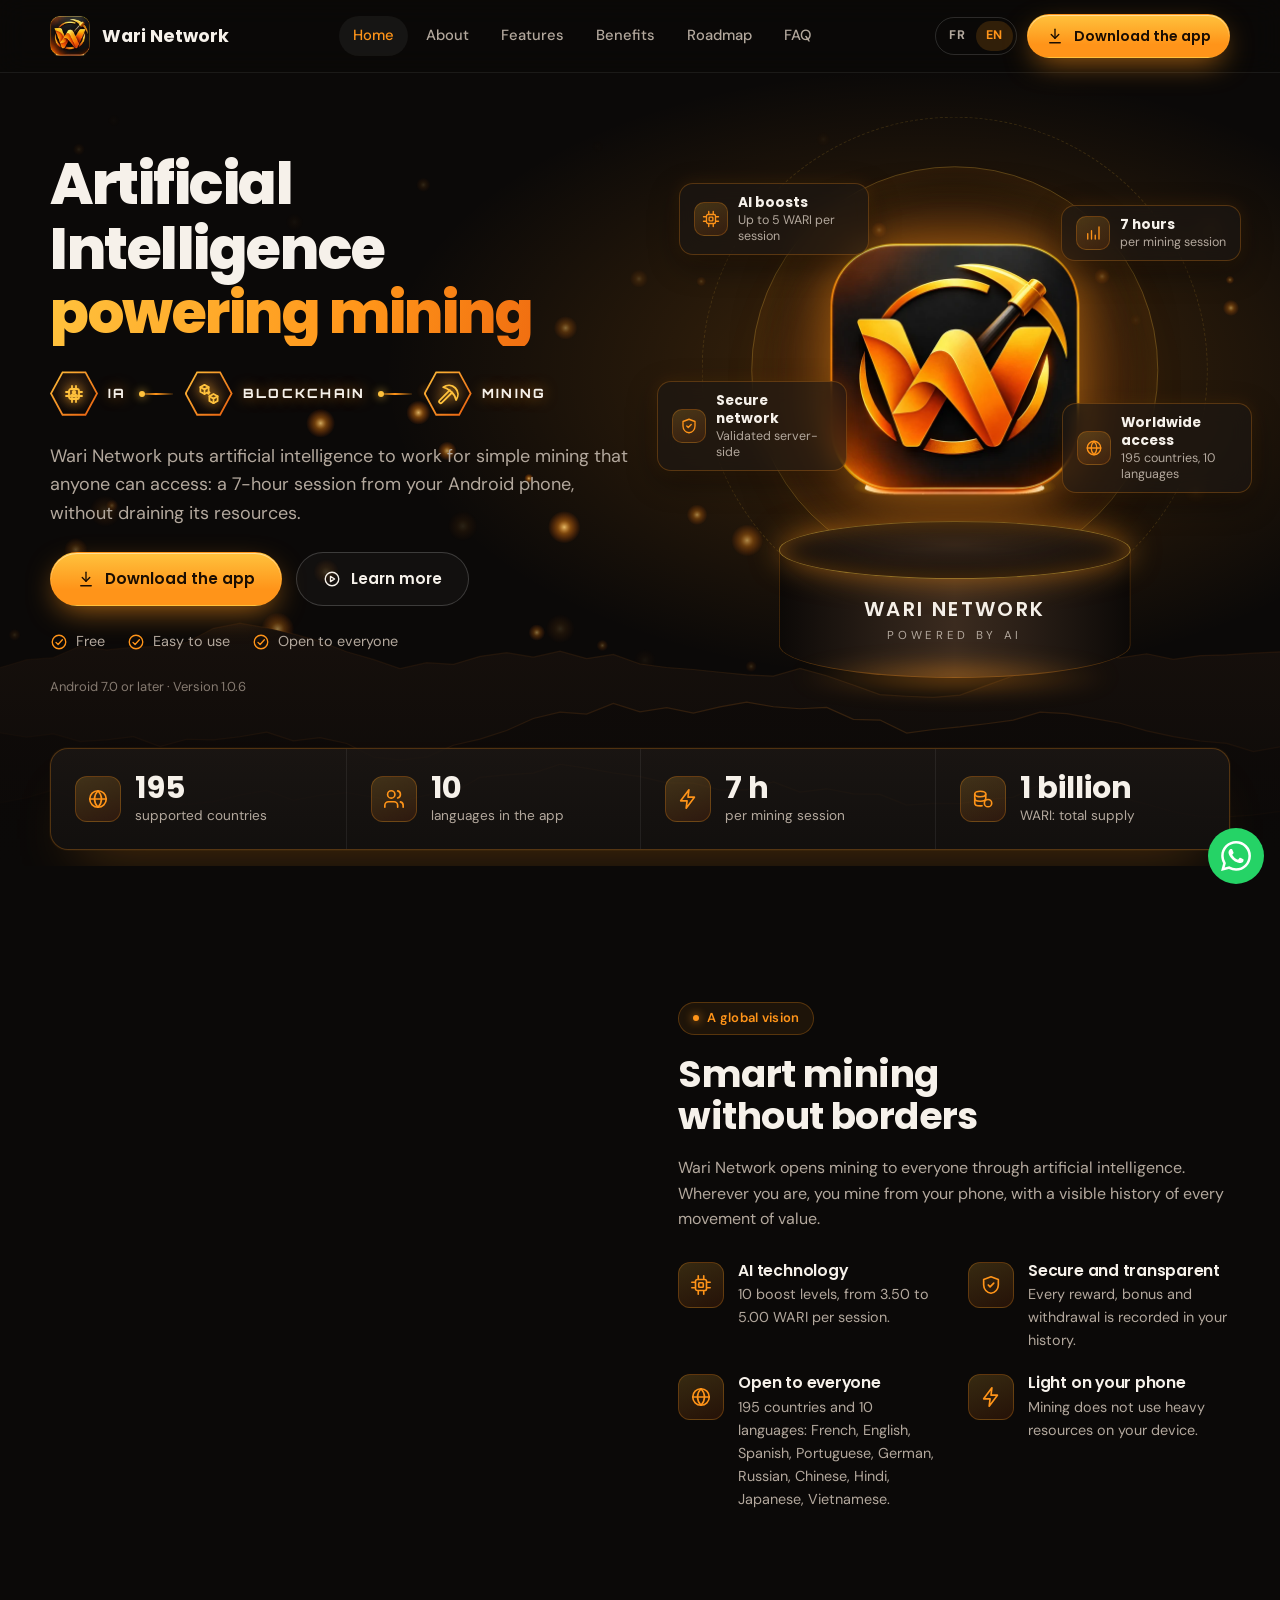
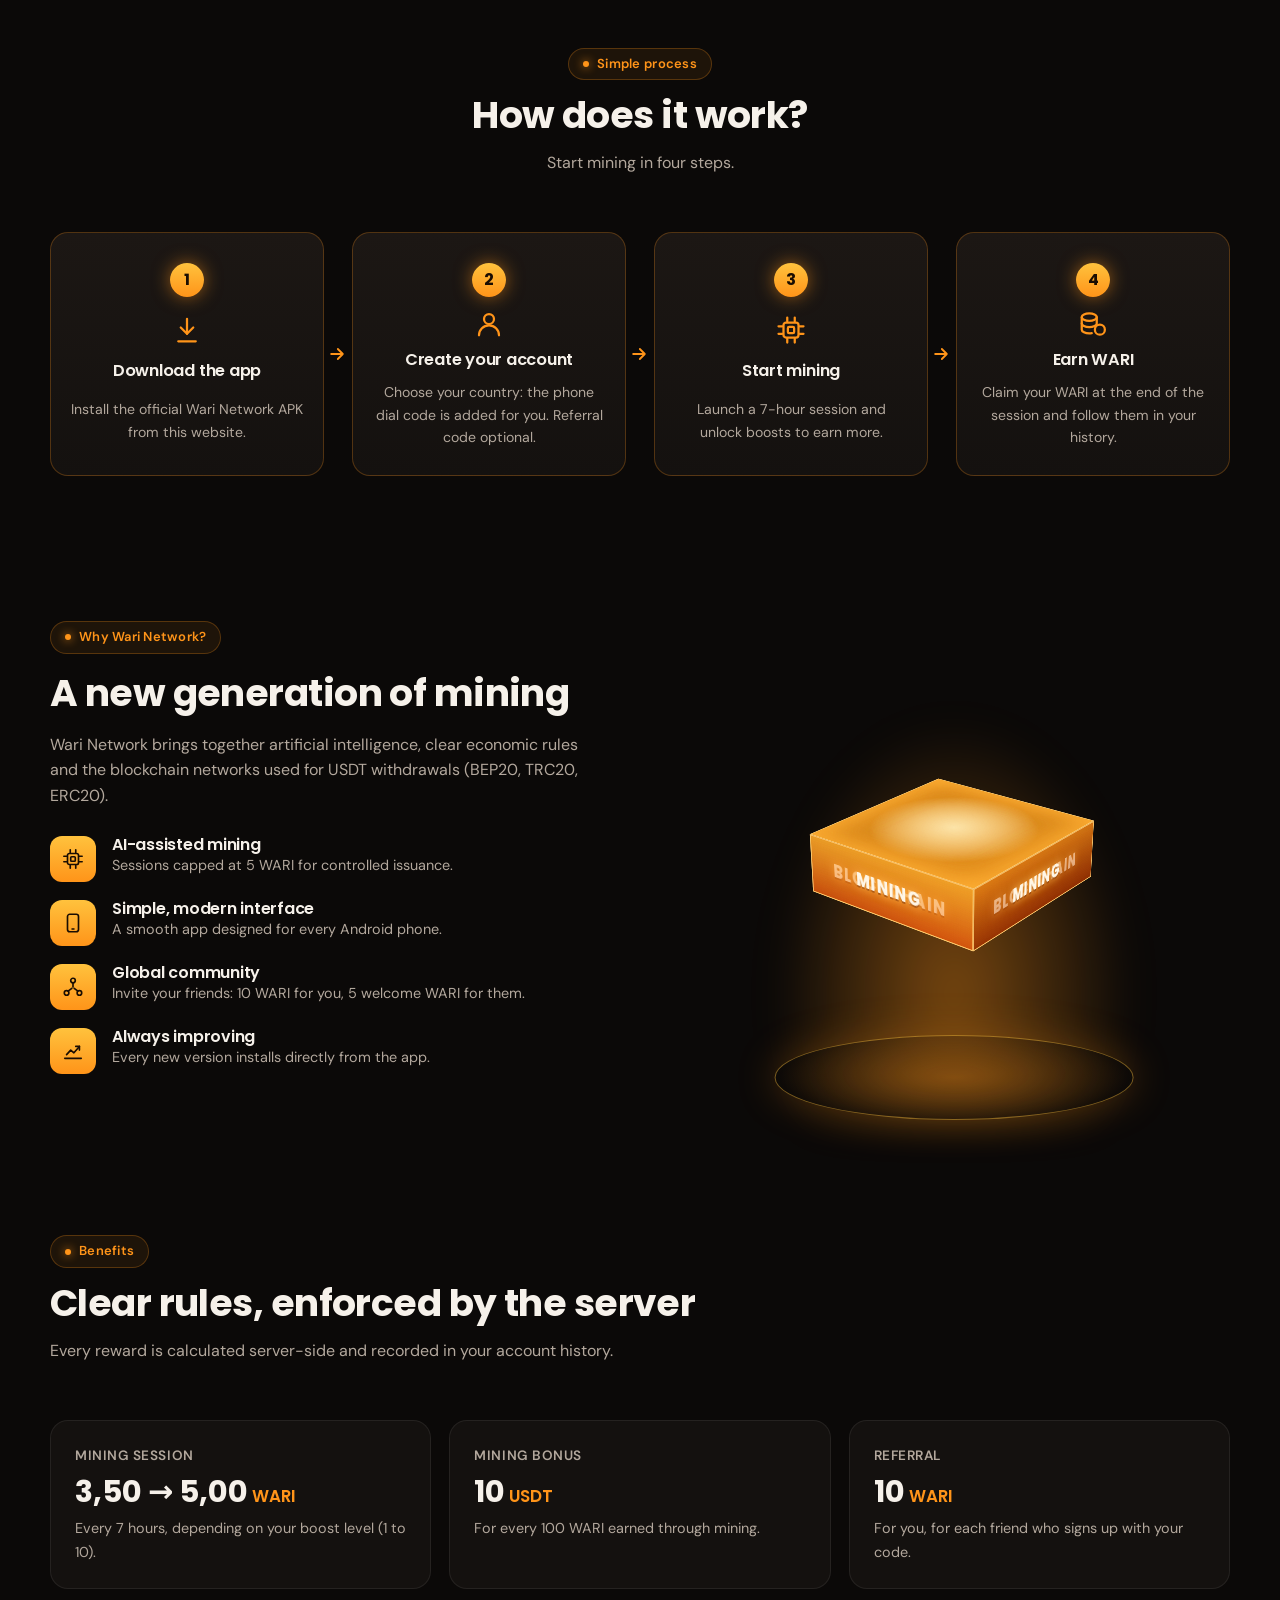
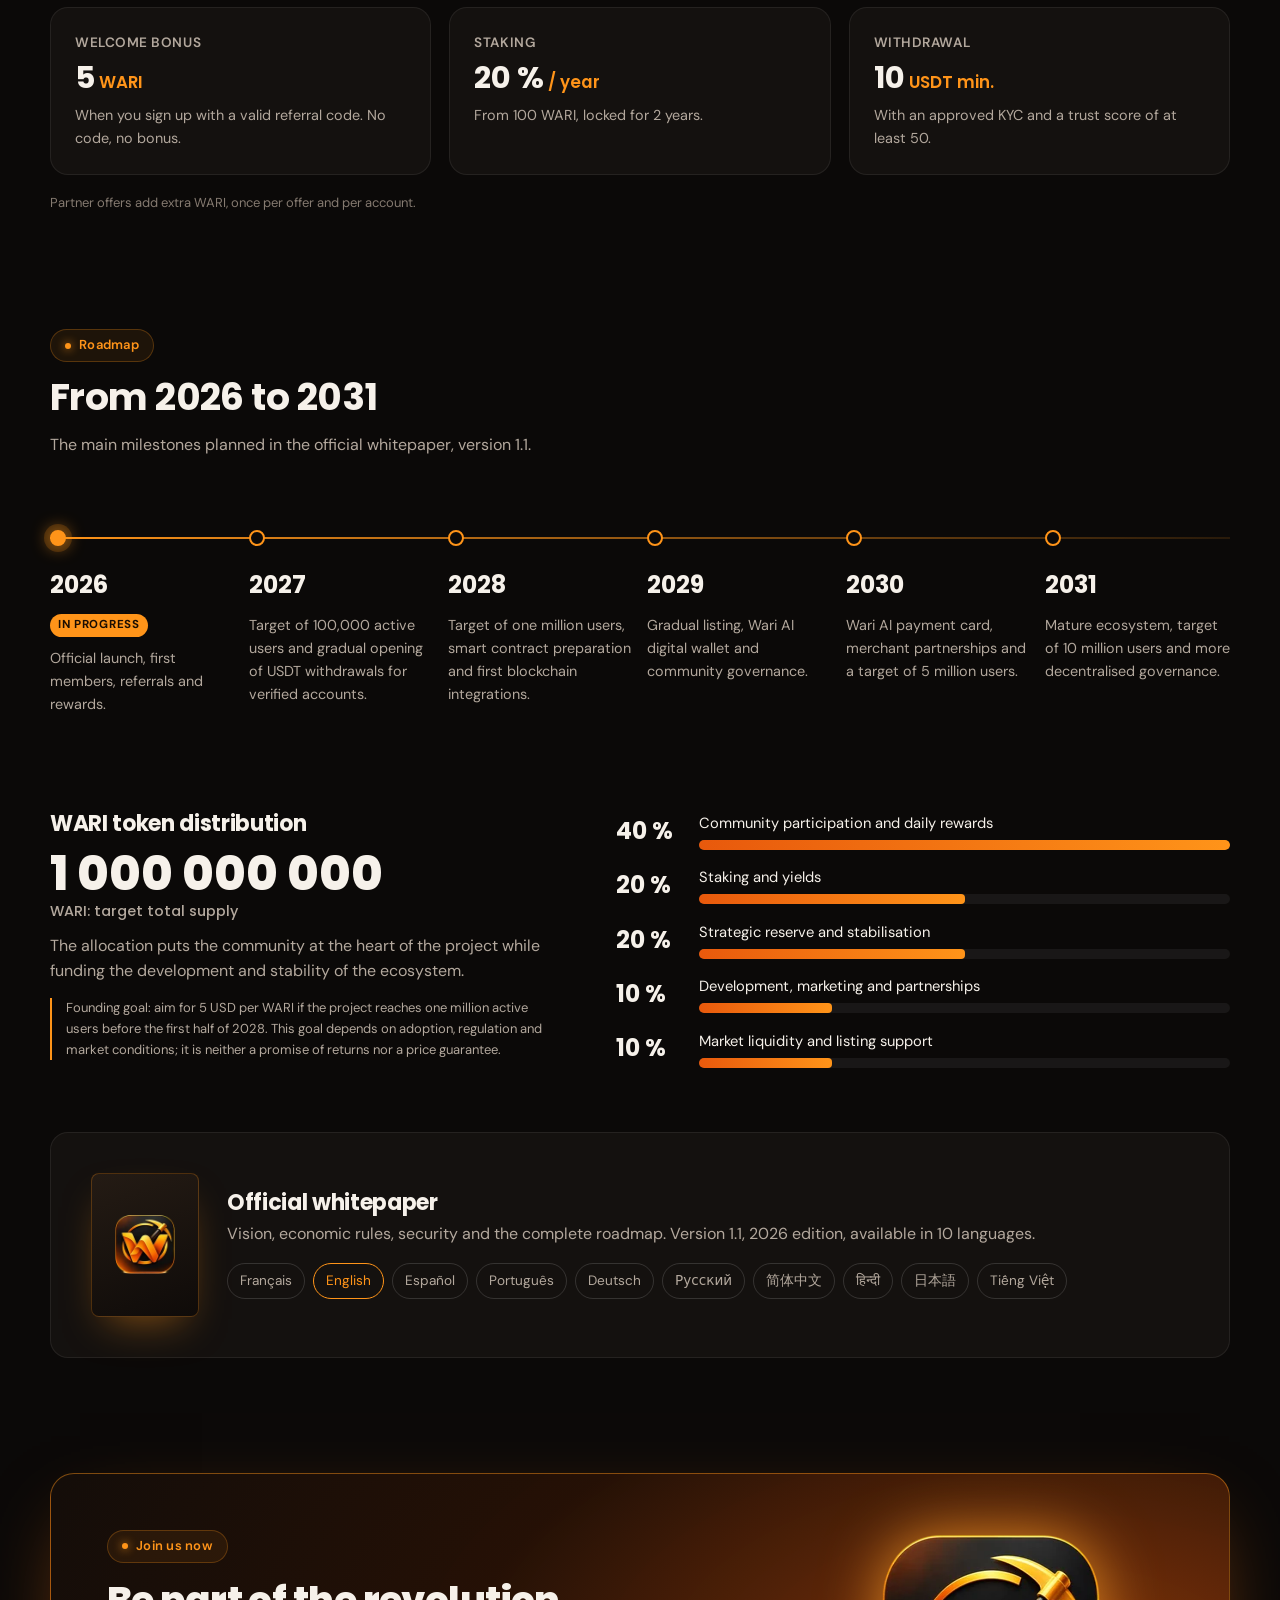
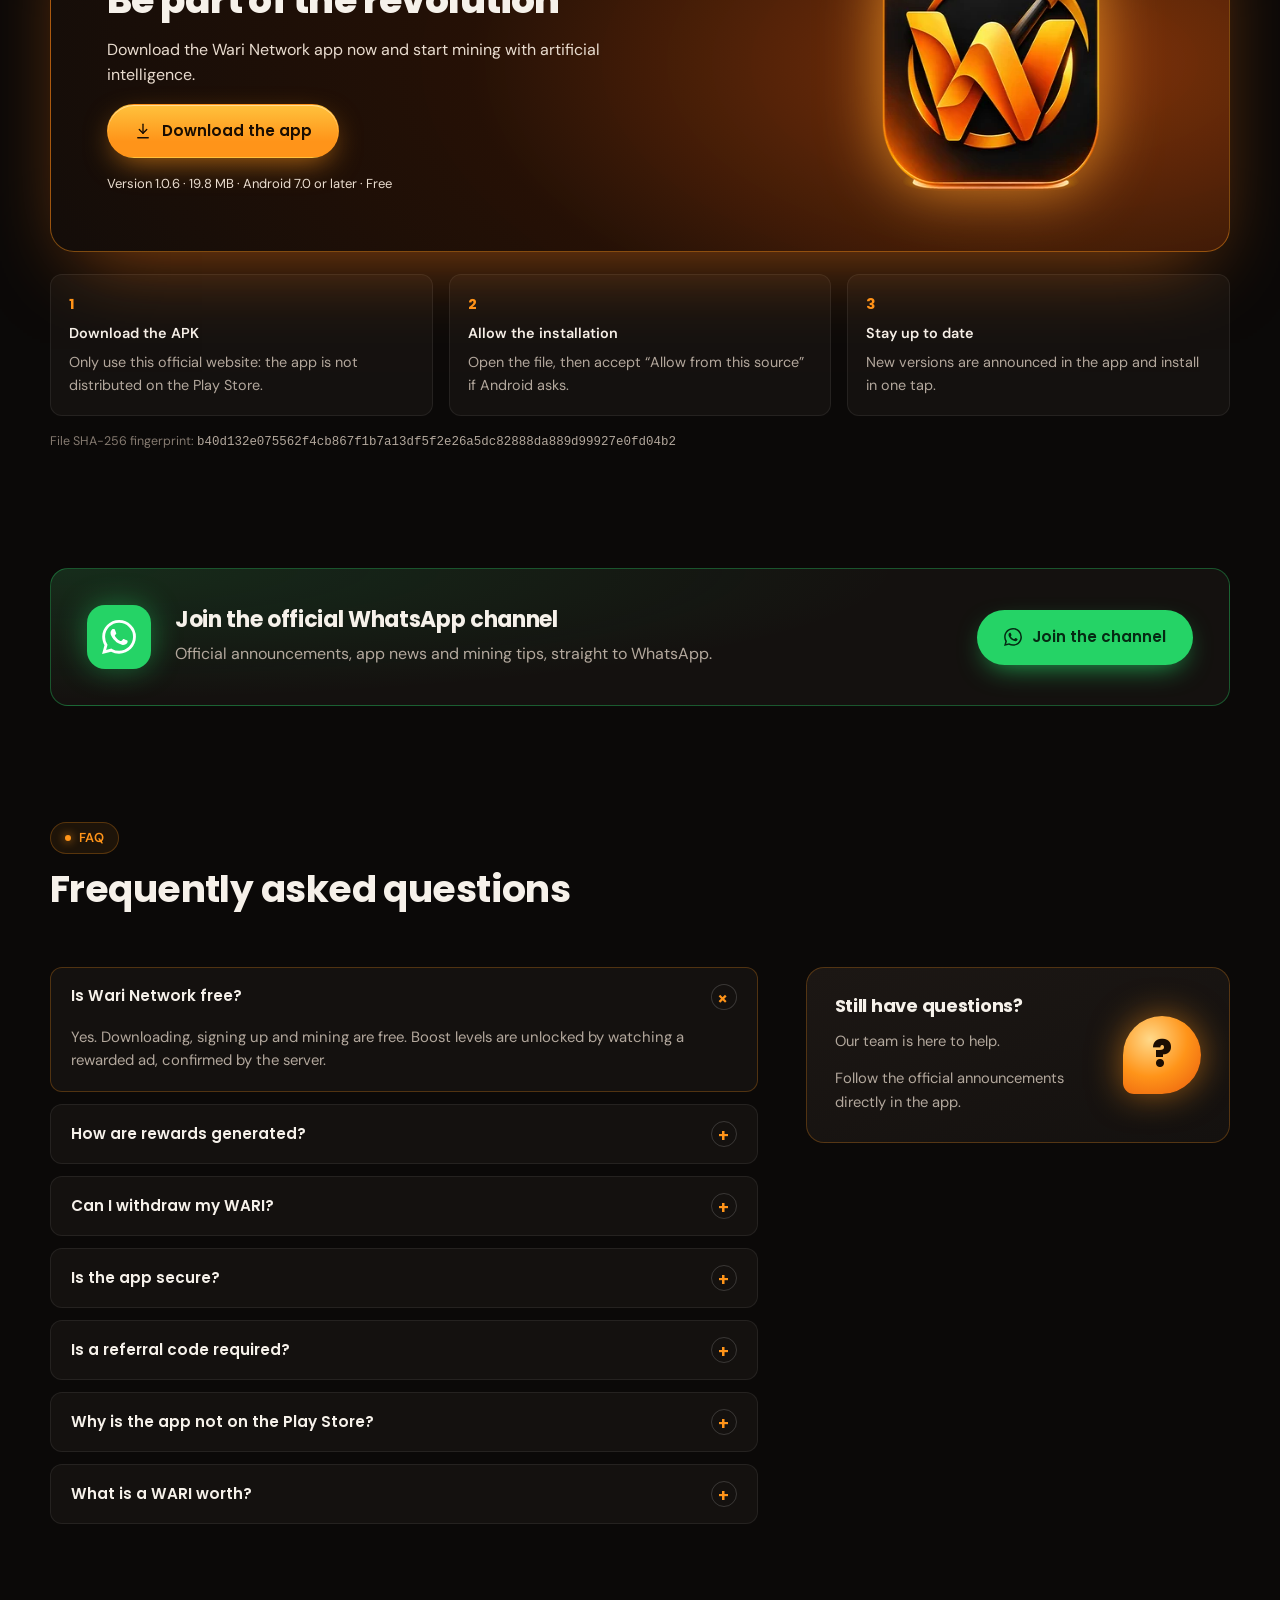
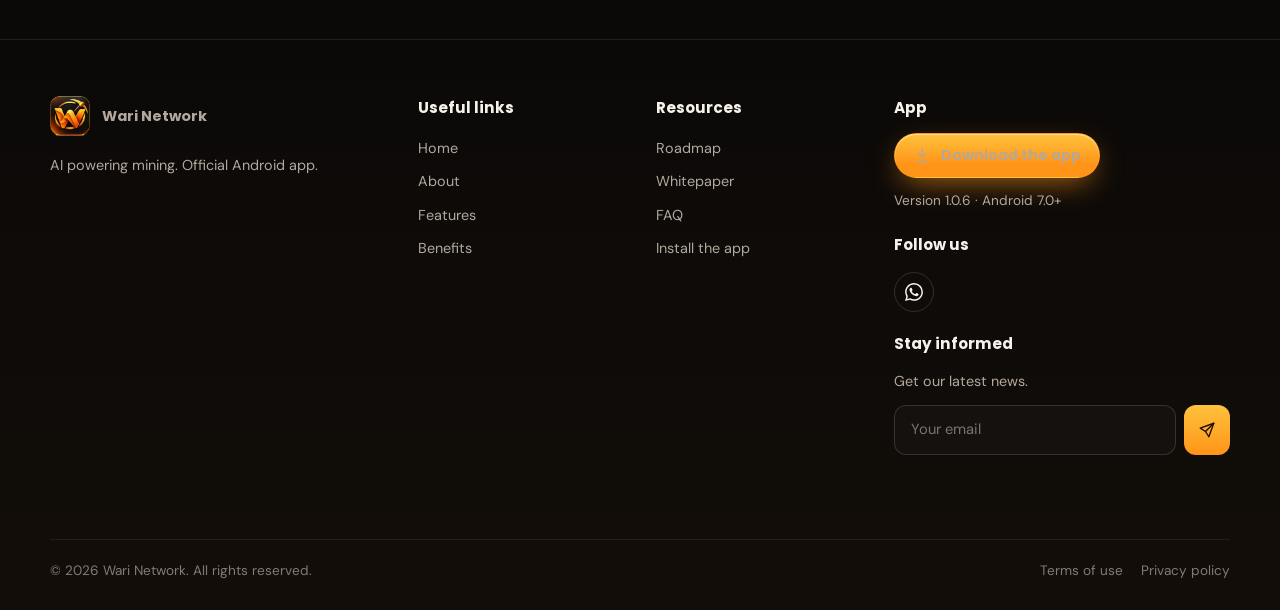
<file: index.html>
<!doctype html>
<html lang="fr">
<head>
<meta charset="utf-8">
<meta name="viewport" content="width=device-width, initial-scale=1, viewport-fit=cover">
<title>Wari Network</title>
<meta name="description" content="Wari Network : l'application Android de minage assisté par l'IA. Sessions de 7 heures, boosts jusqu'à 5 WARI, 195 pays et 10 langues. Téléchargez l'APK officiel.">
<meta name="theme-color" content="#0b0908">
<meta property="og:type" content="website">
<meta property="og:title" content="Wari Network : l'IA au service du minage">
<meta property="og:description" content="Téléchargez l'application officielle Wari Network pour Android et commencez à miner des WARI.">
<meta property="og:image" content="assets/img/og-image.jpg">
<meta name="twitter:card" content="summary_large_image">
<link rel="icon" type="image/png" sizes="32x32" href="assets/img/favicon-32.png">
<link rel="icon" type="image/png" sizes="64x64" href="assets/img/favicon-64.png">
<link rel="apple-touch-icon" href="assets/img/apple-touch-icon.png">
<link rel="manifest" href="site.webmanifest">
<link rel="preconnect" href="https://fonts.googleapis.com">
<link rel="preconnect" href="https://fonts.gstatic.com" crossorigin>
<link rel="stylesheet" href="https://fonts.googleapis.com/css2?family=DM+Sans:opsz,wght@9..40,400;9..40,500;9..40,600&family=Orbitron:wght@600;800&family=Poppins:wght@500;600;700;800&display=swap">
<link rel="stylesheet" href="assets/css/style.css">
</head>
<body>

<!-- Pictogrammes réutilisés dans toute la page -->
<svg width="0" height="0" style="position:absolute" aria-hidden="true">
  <symbol id="i-download" viewBox="0 0 24 24"><path d="M12 3v12"/><path d="m7 10 5 5 5-5"/><path d="M5 21h14"/></symbol>
  <symbol id="i-play" viewBox="0 0 24 24"><circle cx="12" cy="12" r="9"/><path d="m10 8.5 5.5 3.5-5.5 3.5z"/></symbol>
  <symbol id="i-check" viewBox="0 0 24 24"><circle cx="12" cy="12" r="9"/><path d="m8 12.5 2.8 2.8L16.5 9"/></symbol>
  <symbol id="i-users" viewBox="0 0 24 24"><path d="M16 21v-2a4 4 0 0 0-4-4H6a4 4 0 0 0-4 4v2"/><circle cx="9" cy="7" r="4"/><path d="M22 21v-2a4 4 0 0 0-3-3.87"/><path d="M16 3.13a4 4 0 0 1 0 7.75"/></symbol>
  <symbol id="i-coins" viewBox="0 0 24 24"><ellipse cx="9" cy="6.5" rx="6" ry="3"/><path d="M3 6.5v5c0 1.66 2.69 3 6 3s6-1.34 6-3v-5"/><path d="M3 11.5v5c0 1.66 2.69 3 6 3 .7 0 1.37-.06 2-.17"/><circle cx="17.5" cy="16.5" r="4"/></symbol>
  <symbol id="i-globe" viewBox="0 0 24 24"><circle cx="12" cy="12" r="9"/><path d="M3 12h18"/><path d="M12 3c2.5 2.6 3.8 5.6 3.8 9s-1.3 6.4-3.8 9c-2.5-2.6-3.8-5.6-3.8-9S9.5 5.6 12 3z"/></symbol>
  <symbol id="i-bolt" viewBox="0 0 24 24"><path d="M13 2 4 14h7l-1 8 9-12h-7z"/></symbol>
  <symbol id="i-cpu" viewBox="0 0 24 24"><rect x="6" y="6" width="12" height="12" rx="2"/><rect x="9.5" y="9.5" width="5" height="5" rx="1"/><path d="M9 2v3M15 2v3M9 19v3M15 19v3M2 9h3M2 15h3M19 9h3M19 15h3"/></symbol>
  <symbol id="i-shield" viewBox="0 0 24 24"><path d="M12 3 4 6v6c0 4.5 3.4 8.3 8 9 4.6-.7 8-4.5 8-9V6z"/><path d="m9 12 2 2 4-4"/></symbol>
  <symbol id="i-chart" viewBox="0 0 24 24"><path d="M5 20v-7M10 20V9M15 20v-5M20 20V4"/></symbol>
  <symbol id="i-user" viewBox="0 0 24 24"><circle cx="12" cy="8" r="4"/><path d="M4 21a8 8 0 0 1 16 0"/></symbol>
  <symbol id="i-network" viewBox="0 0 24 24"><circle cx="12" cy="5" r="2.5"/><circle cx="5" cy="18.5" r="2.5"/><circle cx="19" cy="18.5" r="2.5"/><path d="M12 7.5v4.5M10.7 13.4 6.6 16.6M13.3 13.4l4.1 3.2"/></symbol>
  <symbol id="i-trend" viewBox="0 0 24 24"><path d="M3 20h18"/><path d="m5 16 4.5-5 3.5 3 6-7"/><path d="M15 7h4v4"/></symbol>
  <symbol id="i-phone" viewBox="0 0 24 24"><rect x="6" y="2.5" width="12" height="19" rx="2.5"/><path d="M11 18.5h2"/></symbol>
  <symbol id="i-gift" viewBox="0 0 24 24"><rect x="3" y="8" width="18" height="4" rx="1"/><path d="M12 8v13M5 12v9h14v-9"/><path d="M12 8c-1.5-3.5-5.5-4.5-5.5-2S9 8 12 8zM12 8c1.5-3.5 5.5-4.5 5.5-2S15 8 12 8z"/></symbol>
  <symbol id="i-lock" viewBox="0 0 24 24"><rect x="4" y="11" width="16" height="10" rx="2"/><path d="M8 11V7a4 4 0 0 1 8 0v4"/></symbol>
  <symbol id="i-mail" viewBox="0 0 24 24"><rect x="3" y="5" width="18" height="14" rx="2"/><path d="m3 7 9 6 9-6"/></symbol>
  <symbol id="i-send" viewBox="0 0 24 24"><path d="M21 3 10 14"/><path d="M21 3 14.5 21l-4.5-7-7-4.5z"/></symbol>
  <symbol id="i-neural" viewBox="0 0 24 24"><rect x="7" y="7" width="10" height="10" rx="2"/><path d="M10 7V4M14 7V4M10 20v-3M14 20v-3M7 10H4M7 14H4M20 10h-3M20 14h-3"/><circle cx="12" cy="10" r="1.2"/><circle cx="10" cy="14" r="1.2"/><circle cx="14" cy="14" r="1.2"/><path d="M11.4 11l-.8 2M12.6 11l.8 2M11.2 14h1.6"/></symbol>
  <symbol id="i-chain" viewBox="0 0 24 24"><path d="M7.5 2.8 11.6 5.1v4.6L7.5 12 3.4 9.7V5.1z"/><path d="M3.4 5.1 7.5 7.4l4.1-2.3M7.5 7.4V12"/><path d="M16.5 12 20.6 14.3v4.6L16.5 21.2l-4.1-2.3v-4.6z"/><path d="M12.4 14.3l4.1 2.3 4.1-2.3M16.5 16.6v4.6"/><path d="M11.6 9.7l1.6 1.2M10.8 11.2l1.6 1.2" stroke-dasharray="1.2 1.4"/></symbol>
  <symbol id="i-pickaxe" viewBox="0 0 24 24"><path d="M13.8 8.2 3.6 18.4a1.6 1.6 0 0 0 2.3 2.3L16.1 10.5"/><path d="M7.2 5.2c3.9-2.6 8.8-2.5 12.1.8s3.4 8.2.8 12.1c-.8-3.6-2.5-6.5-4.9-8.4S10.8 6 7.2 5.2z"/></symbol>
  <symbol id="i-whatsapp" viewBox="0 0 24 24"><path fill="currentColor" stroke="none" d="M17.472 14.382c-.297-.149-1.758-.867-2.03-.967-.273-.099-.471-.148-.67.15-.197.297-.767.966-.94 1.164-.173.199-.347.223-.644.075-.297-.15-1.255-.463-2.39-1.475-.883-.788-1.48-1.761-1.653-2.059-.173-.297-.018-.458.13-.606.134-.133.298-.347.446-.52.149-.174.198-.298.298-.497.099-.198.05-.371-.025-.52-.075-.149-.669-1.612-.916-2.207-.242-.579-.487-.5-.669-.51-.173-.008-.371-.01-.57-.01-.198 0-.52.074-.792.372-.272.297-1.04 1.016-1.04 2.479 0 1.462 1.065 2.875 1.213 3.074.149.198 2.096 3.2 5.077 4.487.709.306 1.262.489 1.694.625.712.227 1.36.195 1.871.118.571-.085 1.758-.719 2.006-1.413.248-.694.248-1.289.173-1.413-.074-.124-.272-.198-.57-.347m-5.421 7.403h-.004a9.87 9.87 0 0 1-5.031-1.378l-.361-.214-3.741.982.998-3.648-.235-.374a9.86 9.86 0 0 1-1.51-5.26c.001-5.45 4.436-9.884 9.888-9.884 2.64 0 5.122 1.03 6.988 2.898a9.825 9.825 0 0 1 2.893 6.994c-.003 5.45-4.437 9.884-9.885 9.884m8.413-18.297A11.815 11.815 0 0 0 12.05 0C5.495 0 .16 5.335.157 11.892c0 2.096.547 4.142 1.588 5.945L.057 24l6.305-1.654a11.882 11.882 0 0 0 5.683 1.448h.005c6.554 0 11.89-5.335 11.893-11.893a11.821 11.821 0 0 0-3.48-8.413Z"/></symbol>
  <symbol id="i-book" viewBox="0 0 24 24"><path d="M3 5h6a3 3 0 0 1 3 3v12a2 2 0 0 0-2-2H3z"/><path d="M21 5h-6a3 3 0 0 0-3 3v12a2 2 0 0 1 2-2h7z"/></symbol>
</svg>

<header class="site-header" id="top">
  <div class="wrap nav">
    <a class="brand" href="#accueil" aria-label="Wari Network, accueil">
      <img src="assets/img/logo-128.webp" width="40" height="40" alt="">
      <span>Wari Network</span>
    </a>
    <ul class="nav-links" id="nav-links">
      <li><a href="#accueil" data-i18n="nav.home">Accueil</a></li>
      <li><a href="#a-propos" data-i18n="nav.about">À propos</a></li>
      <li><a href="#fonctionnalites" data-i18n="nav.features">Fonctionnalités</a></li>
      <li><a href="#avantages" data-i18n="nav.benefits">Avantages</a></li>
      <li><a href="#feuille-de-route" data-i18n="nav.roadmap">Feuille de route</a></li>
      <li><a href="#faq" data-i18n="nav.faq">FAQ</a></li>
    </ul>
    <div class="nav-actions">
      <div class="lang-switch" role="group" aria-label="Langue">
        <button type="button" data-lang="fr" aria-pressed="true">FR</button>
        <button type="button" data-lang="en" aria-pressed="false">EN</button>
      </div>
      <a class="btn btn-primary btn-sm btn-download-nav js-download" href="https://github.com/gobifinancement-ui/wari/releases/latest/download/wari-network.apk">
        <svg class="icon"><use href="#i-download"/></svg><span data-i18n="nav.download">Télécharger l'app</span>
      </a>
      <button class="menu-toggle" type="button" aria-expanded="false" aria-controls="nav-links" aria-label="Menu"><span></span></button>
    </div>
  </div>
</header>

<main>
  <!-- Héros -->
  <section class="hero" id="accueil">
    <div class="hero-bg" aria-hidden="true"><canvas id="hero-canvas"></canvas></div>
    <div class="wrap">
      <div class="hero-grid">
        <div class="hero-copy">
          <h1 data-i18n-html="hero.title">L’Intelligence Artificielle <span class="accent">au service du minage</span></h1>
          <ul class="pillars" aria-label="IA, Blockchain, Mining">
            <li class="pillar"><span class="pillar-icon"><svg class="icon"><use href="#i-neural"/></svg></span><span class="pillar-label">IA</span></li>
            <li class="pillar-link" aria-hidden="true"></li>
            <li class="pillar"><span class="pillar-icon"><svg class="icon"><use href="#i-chain"/></svg></span><span class="pillar-label">Blockchain</span></li>
            <li class="pillar-link" aria-hidden="true"></li>
            <li class="pillar"><span class="pillar-icon"><svg class="icon"><use href="#i-pickaxe"/></svg></span><span class="pillar-label">Mining</span></li>
          </ul>
          <p class="hero-lead" data-i18n="hero.lead">Wari Network met l’intelligence artificielle au service d’un minage simple et accessible à tous : une session de 7 heures depuis votre téléphone Android, sans ressource lourde consommée.</p>
          <div class="hero-actions">
            <a class="btn btn-primary js-download" href="https://github.com/gobifinancement-ui/wari/releases/latest/download/wari-network.apk">
              <svg class="icon"><use href="#i-download"/></svg><span data-i18n="hero.download">Télécharger l’application</span>
            </a>
            <a class="btn btn-ghost" href="#a-propos">
              <svg class="icon"><use href="#i-play"/></svg><span data-i18n="hero.more">En savoir plus</span>
            </a>
          </div>
          <ul class="hero-proof">
            <li><svg class="icon"><use href="#i-check"/></svg><span data-i18n="hero.proof1">Gratuit</span></li>
            <li><svg class="icon"><use href="#i-check"/></svg><span data-i18n="hero.proof2">Facile à utiliser</span></li>
            <li><svg class="icon"><use href="#i-check"/></svg><span data-i18n="hero.proof3">Accessible à tous</span></li>
          </ul>
          <p class="release-line"><span data-i18n="hero.release">Android 7.0 ou plus récent</span> · <span data-i18n="common.version">Version</span> <span class="js-version">1.0.0</span></p>
        </div>

        <div class="stage" aria-hidden="true">
          <div class="stage-halo"></div>
          <div class="stage-ring r2"></div>
          <div class="stage-ring r1"></div>
          <div class="pedestal">
            <div class="pedestal-glow"></div>
            <div class="pedestal-top"></div>
            <div class="pedestal-body"><strong>WARI NETWORK</strong><small>POWERED BY AI</small></div>
          </div>
          <picture class="stage-logo">
            <source srcset="assets/img/logo-512.webp" type="image/webp">
            <img src="assets/img/logo-512.png" width="512" height="512" alt="">
          </picture>
          <div class="float-card fc-ai"><span class="icon-tile"><svg class="icon"><use href="#i-cpu"/></svg></span><div><strong data-i18n="stage.ai">Boosts IA</strong><span data-i18n="stage.aiText">Jusqu’à 5 WARI par session</span></div></div>
          <div class="float-card fc-perf"><span class="icon-tile"><svg class="icon"><use href="#i-chart"/></svg></span><div><strong data-i18n="stage.perf">7 heures</strong><span data-i18n="stage.perfText">par session de minage</span></div></div>
          <div class="float-card fc-secure"><span class="icon-tile"><svg class="icon"><use href="#i-shield"/></svg></span><div><strong data-i18n="stage.secure">Réseau sécurisé</strong><span data-i18n="stage.secureText">Validé côté serveur</span></div></div>
          <div class="float-card fc-world"><span class="icon-tile"><svg class="icon"><use href="#i-globe"/></svg></span><div><strong data-i18n="stage.world">Accès mondial</strong><span data-i18n="stage.worldText">195 pays, 10 langues</span></div></div>
        </div>
      </div>

      <div class="facts">
        <dl class="facts-grid">
          <div class="fact"><span class="icon-tile"><svg class="icon"><use href="#i-globe"/></svg></span><div><dt class="sr-only" data-i18n="facts.countriesLabel">Pays</dt><dd style="margin:0"><b>195</b><span data-i18n="facts.countries">pays pris en charge</span></dd></div></div>
          <div class="fact"><span class="icon-tile"><svg class="icon"><use href="#i-users"/></svg></span><div><dt class="sr-only" data-i18n="facts.languagesLabel">Langues</dt><dd style="margin:0"><b>10</b><span data-i18n="facts.languages">langues dans l’application</span></dd></div></div>
          <div class="fact"><span class="icon-tile"><svg class="icon"><use href="#i-bolt"/></svg></span><div><dt class="sr-only" data-i18n="facts.sessionLabel">Session</dt><dd style="margin:0"><b>7 h</b><span data-i18n="facts.session">par session de minage</span></dd></div></div>
          <div class="fact"><span class="icon-tile"><svg class="icon"><use href="#i-coins"/></svg></span><div><dt class="sr-only" data-i18n="facts.supplyLabel">Offre</dt><dd style="margin:0"><b data-i18n="facts.supplyValue">1 milliard</b><span data-i18n="facts.supply">de WARI : offre totale</span></dd></div></div>
        </dl>
      </div>
    </div>
  </section>

  <!-- Vision -->
  <section class="section" id="a-propos">
    <div class="wrap split">
      <div class="globe-wrap" aria-hidden="true"><canvas id="globe-canvas"></canvas></div>
      <div class="split-copy">
        <span class="chip" data-i18n="about.chip">Une vision globale</span>
        <h2 data-i18n="about.title">Un minage intelligent et sans frontières</h2>
        <p data-i18n="about.lead">Wari Network démocratise l’accès au minage grâce à l’intelligence artificielle. Où que vous soyez, vous minez depuis votre téléphone, avec un historique visible de chaque mouvement de valeur.</p>
        <div class="feature-grid">
          <div class="feature"><span class="icon-tile"><svg class="icon"><use href="#i-cpu"/></svg></span><div><h3 data-i18n="about.f1">Technologie IA</h3><p data-i18n="about.f1t">10 niveaux de boost, de 3,50 à 5,00 WARI par session.</p></div></div>
          <div class="feature"><span class="icon-tile"><svg class="icon"><use href="#i-shield"/></svg></span><div><h3 data-i18n="about.f2">Sécurisé et transparent</h3><p data-i18n="about.f2t">Chaque gain, bonus et retrait est inscrit dans votre historique.</p></div></div>
          <div class="feature"><span class="icon-tile"><svg class="icon"><use href="#i-globe"/></svg></span><div><h3 data-i18n="about.f3">Accessible à tous</h3><p data-i18n="about.f3t">195 pays et 10 langues : français, anglais, espagnol, portugais, allemand, russe, chinois, hindi, japonais, vietnamien.</p></div></div>
          <div class="feature"><span class="icon-tile"><svg class="icon"><use href="#i-bolt"/></svg></span><div><h3 data-i18n="about.f4">Léger pour votre téléphone</h3><p data-i18n="about.f4t">Le minage ne consomme pas de ressources lourdes sur l’appareil.</p></div></div>
        </div>
      </div>
    </div>
  </section>

  <!-- Comment ça marche -->
  <section class="section" id="fonctionnalites" style="padding-top:0">
    <div class="wrap">
      <div class="section-head center">
        <span class="chip" data-i18n="how.chip">Processus simple</span>
        <h2 data-i18n="how.title">Comment ça marche ?</h2>
        <p data-i18n="how.lead">Commencez à miner en quatre étapes.</p>
      </div>
      <ol class="steps">
        <li class="step"><span class="step-num">1</span><svg class="icon"><use href="#i-download"/></svg><h3 data-i18n="how.s1">Téléchargez l’app</h3><p data-i18n="how.s1t">Installez l’APK officiel Wari Network depuis ce site.</p></li>
        <li class="step"><span class="step-num">2</span><svg class="icon"><use href="#i-user"/></svg><h3 data-i18n="how.s2">Créez votre compte</h3><p data-i18n="how.s2t">Choisissez votre pays : l’indicatif téléphonique s’ajoute tout seul. Code de parrainage facultatif.</p></li>
        <li class="step"><span class="step-num">3</span><svg class="icon"><use href="#i-cpu"/></svg><h3 data-i18n="how.s3">Activez le minage</h3><p data-i18n="how.s3t">Lancez une session de 7 heures et débloquez des boosts pour gagner plus.</p></li>
        <li class="step"><span class="step-num">4</span><svg class="icon"><use href="#i-coins"/></svg><h3 data-i18n="how.s4">Gagnez des WARI</h3><p data-i18n="how.s4t">Réclamez vos WARI en fin de session et suivez-les dans votre historique.</p></li>
      </ol>
    </div>
  </section>

  <!-- Nouvelle génération -->
  <section class="section" style="padding-top:0">
    <div class="wrap split">
      <div class="split-copy">
        <span class="chip" data-i18n="gen.chip">Pourquoi Wari Network ?</span>
        <h2 data-i18n="gen.title">Une nouvelle génération de minage</h2>
        <p data-i18n="gen.lead">Wari Network associe l’intelligence artificielle, des règles économiques claires et les réseaux blockchain utilisés pour les retraits USDT (BEP20, TRC20, ERC20).</p>
        <ul class="gen-list">
          <li><span class="icon-tile solid"><svg class="icon"><use href="#i-cpu"/></svg></span><div><h3 data-i18n="gen.f1">Minage assisté par IA</h3><p data-i18n="gen.f1t">Des sessions plafonnées à 5 WARI pour une émission maîtrisée.</p></div></li>
          <li><span class="icon-tile solid"><svg class="icon"><use href="#i-phone"/></svg></span><div><h3 data-i18n="gen.f2">Interface simple et moderne</h3><p data-i18n="gen.f2t">Une application fluide, pensée pour tous les téléphones Android.</p></div></li>
          <li><span class="icon-tile solid"><svg class="icon"><use href="#i-network"/></svg></span><div><h3 data-i18n="gen.f3">Communauté mondiale</h3><p data-i18n="gen.f3t">Parrainez vos proches : 10 WARI pour vous, 5 WARI de bienvenue pour eux.</p></div></li>
          <li><span class="icon-tile solid"><svg class="icon"><use href="#i-trend"/></svg></span><div><h3 data-i18n="gen.f4">Évolutif</h3><p data-i18n="gen.f4t">Chaque nouvelle version s’installe directement depuis l’application.</p></div></li>
        </ul>
      </div>
      <div class="stack-scene" aria-hidden="true">
        <div class="stack-base"></div>
        <div class="stack">
          <div class="slab s1"><div class="face top"></div><div class="face bottom"></div><div class="face back"></div><div class="face left"></div><div class="face front"><span>IA</span></div><div class="face right"><span>IA</span></div></div>
          <div class="slab s2"><div class="face top"></div><div class="face bottom"></div><div class="face back"></div><div class="face left"></div><div class="face front"><span>BLOCKCHAIN</span></div><div class="face right"><span>BLOCKCHAIN</span></div></div>
          <div class="slab s3"><div class="face top"></div><div class="face bottom"></div><div class="face back"></div><div class="face left"></div><div class="face front"><span>MINING</span></div><div class="face right"><span>MINING</span></div></div>
        </div>
      </div>
    </div>
  </section>

  <!-- Avantages : règles réelles de l'application -->
  <section class="section" id="avantages" style="padding-top:0">
    <div class="wrap">
      <div class="section-head">
        <span class="chip" data-i18n="rules.chip">Avantages</span>
        <h2 data-i18n="rules.title">Des règles claires, appliquées par le serveur</h2>
        <p data-i18n="rules.lead">Chaque récompense est calculée côté serveur et enregistrée dans l’historique de votre compte.</p>
      </div>
      <dl class="rules">
        <div class="rule"><dt data-i18n="rules.r1">Session de minage</dt><dd><span class="value">3,50 → 5,00<small>WARI</small></span></dd><dd class="detail" data-i18n="rules.r1t">Toutes les 7 heures, selon votre niveau de boost (1 à 10).</dd></div>
        <div class="rule"><dt data-i18n="rules.r2">Bonus de minage</dt><dd><span class="value">10<small>USDT</small></span></dd><dd class="detail" data-i18n="rules.r2t">Pour chaque tranche de 100 WARI obtenus par minage.</dd></div>
        <div class="rule"><dt data-i18n="rules.r3">Parrainage</dt><dd><span class="value">10<small>WARI</small></span></dd><dd class="detail" data-i18n="rules.r3t">Pour vous, à chaque ami inscrit avec votre code.</dd></div>
        <div class="rule"><dt data-i18n="rules.r4">Bonus de bienvenue</dt><dd><span class="value">5<small>WARI</small></span></dd><dd class="detail" data-i18n="rules.r4t">À l’inscription avec un code de parrainage valide. Sans code, pas de bonus.</dd></div>
        <div class="rule"><dt data-i18n="rules.r5">Staking</dt><dd><span class="value">20 %<small data-i18n="rules.perYear">/ an</small></span></dd><dd class="detail" data-i18n="rules.r5t">À partir de 100 WARI, blocage de 2 ans.</dd></div>
        <div class="rule"><dt data-i18n="rules.r6">Retrait</dt><dd><span class="value">10<small>USDT min.</small></span></dd><dd class="detail" data-i18n="rules.r6t">Avec un KYC approuvé et un score de confiance d’au moins 50.</dd></div>
      </dl>
      <p class="rules-note" data-i18n="rules.note">Les offres partenaires ajoutent des WARI supplémentaires, une seule fois par offre et par compte.</p>
    </div>
  </section>

  <!-- Feuille de route + token -->
  <section class="section" id="feuille-de-route" style="padding-top:0">
    <div class="wrap">
      <div class="section-head">
        <span class="chip" data-i18n="road.chip">Feuille de route</span>
        <h2 data-i18n="road.title">De 2026 à 2031</h2>
        <p data-i18n="road.lead">Les grandes étapes prévues par le livre blanc officiel, version 1.1.</p>
      </div>
      <ol class="roadmap">
        <li class="milestone now"><span class="year">2026</span><span class="tag" data-i18n="road.now">En cours</span><p data-i18n="road.y2026">Lancement officiel, premiers membres, parrainage et récompenses.</p></li>
        <li class="milestone"><span class="year">2027</span><p data-i18n="road.y2027">Objectif de 100 000 utilisateurs actifs et ouverture progressive des retraits USDT pour les comptes vérifiés.</p></li>
        <li class="milestone"><span class="year">2028</span><p data-i18n="road.y2028">Objectif du million d’utilisateurs, préparation du contrat intelligent et premières intégrations blockchain.</p></li>
        <li class="milestone"><span class="year">2029</span><p data-i18n="road.y2029">Cotation progressive, portefeuille numérique Wari AI et gouvernance communautaire.</p></li>
        <li class="milestone"><span class="year">2030</span><p data-i18n="road.y2030">Carte de paiement Wari AI, partenariats marchands et objectif de 5 millions d’utilisateurs.</p></li>
        <li class="milestone"><span class="year">2031</span><p data-i18n="road.y2031">Écosystème mature, objectif de 10 millions d’utilisateurs et gouvernance davantage décentralisée.</p></li>
      </ol>

      <div class="token">
        <div class="token-intro">
          <h3 data-i18n="token.title">Distribution du token WARI</h3>
          <p class="supply">1 000 000 000<small data-i18n="token.supply">WARI : offre totale cible</small></p>
          <p data-i18n="token.lead">La répartition place la communauté au centre du projet tout en assurant le développement et la stabilité de l’écosystème.</p>
          <p class="disclaimer" data-i18n="token.disclaimer">Objectif fondateur : viser 5 USD par WARI si le projet atteint un million d’utilisateurs actifs avant le premier semestre 2028. Cet objectif dépend de l’adoption, de la réglementation et du marché ; il ne constitue ni une promesse de rendement ni une garantie de prix.</p>
        </div>
        <ul class="alloc" aria-label="Répartition de l'offre totale de WARI">
          <li tabindex="0"><span class="pct">40 %</span><span class="label"><span data-i18n="token.a1">Participation communautaire et récompenses quotidiennes</span><em>400 M WARI</em></span><span class="track"><span class="bar" style="--v:100%"></span></span></li>
          <li tabindex="0"><span class="pct">20 %</span><span class="label"><span data-i18n="token.a2">Staking et rendements</span><em>200 M WARI</em></span><span class="track"><span class="bar" style="--v:50%"></span></span></li>
          <li tabindex="0"><span class="pct">20 %</span><span class="label"><span data-i18n="token.a3">Réserve stratégique et stabilisation</span><em>200 M WARI</em></span><span class="track"><span class="bar" style="--v:50%"></span></span></li>
          <li tabindex="0"><span class="pct">10 %</span><span class="label"><span data-i18n="token.a4">Développement, marketing et partenariats</span><em>100 M WARI</em></span><span class="track"><span class="bar" style="--v:25%"></span></span></li>
          <li tabindex="0"><span class="pct">10 %</span><span class="label"><span data-i18n="token.a5">Liquidité de marché et soutien à la cotation</span><em>100 M WARI</em></span><span class="track"><span class="bar" style="--v:25%"></span></span></li>
        </ul>
      </div>

      <div class="paper">
        <div class="paper-cover" aria-hidden="true"><img src="assets/img/logo-128.webp" width="128" height="128" alt=""></div>
        <div>
          <h3 data-i18n="paper.title">Livre blanc officiel</h3>
          <p data-i18n="paper.lead">Vision, règles économiques, sécurité et feuille de route complète. Version 1.1, édition 2026, disponible en 10 langues.</p>
          <div class="paper-langs" id="paper-langs">
            <a href="docs/wari_whitepaper_fr.pdf" hreflang="fr" data-lang="fr" target="_blank" rel="noopener">Français</a>
            <a href="docs/wari_whitepaper_en.pdf" hreflang="en" data-lang="en" target="_blank" rel="noopener">English</a>
            <a href="docs/wari_whitepaper_es.pdf" hreflang="es" target="_blank" rel="noopener">Español</a>
            <a href="docs/wari_whitepaper_pt.pdf" hreflang="pt" target="_blank" rel="noopener">Português</a>
            <a href="docs/wari_whitepaper_de.pdf" hreflang="de" target="_blank" rel="noopener">Deutsch</a>
            <a href="docs/wari_whitepaper_ru.pdf" hreflang="ru" target="_blank" rel="noopener">Русский</a>
            <a href="docs/wari_whitepaper_zh.pdf" hreflang="zh" target="_blank" rel="noopener">简体中文</a>
            <a href="docs/wari_whitepaper_hi.pdf" hreflang="hi" target="_blank" rel="noopener">हिन्दी</a>
            <a href="docs/wari_whitepaper_ja.pdf" hreflang="ja" target="_blank" rel="noopener">日本語</a>
            <a href="docs/wari_whitepaper_vi.pdf" hreflang="vi" target="_blank" rel="noopener">Tiếng Việt</a>
          </div>
        </div>
      </div>
    </div>
  </section>

  <!-- Téléchargement -->
  <section class="section" id="telecharger" style="padding-top:0">
    <div class="wrap">
      <div class="cta">
        <canvas id="cta-canvas" aria-hidden="true"></canvas>
        <div class="cta-copy">
          <span class="chip" data-i18n="cta.chip">Rejoignez-nous maintenant</span>
          <h2 data-i18n="cta.title">Faites partie de la révolution</h2>
          <p data-i18n="cta.lead">Téléchargez l’application Wari Network dès maintenant et commencez à miner avec l’intelligence artificielle.</p>
          <a class="btn btn-primary js-download" href="https://github.com/gobifinancement-ui/wari/releases/latest/download/wari-network.apk">
            <svg class="icon"><use href="#i-download"/></svg><span data-i18n="cta.download">Télécharger l’application</span>
          </a>
          <p class="cta-meta"><span data-i18n="common.version">Version</span> <span class="js-version">1.0.0</span><span class="js-size"></span> · <span data-i18n="cta.android">Android 7.0 ou plus récent</span> · <span data-i18n="cta.free">Gratuit</span></p>
        </div>
        <picture class="cta-logo" aria-hidden="true">
          <source srcset="assets/img/logo-256.webp" type="image/webp">
          <img src="assets/img/logo-192.png" width="256" height="256" alt="">
        </picture>
      </div>
      <ol class="install">
        <li><strong data-i18n="install.s1">Téléchargez l’APK</strong><span data-i18n="install.s1t">Utilisez uniquement ce site officiel : l’application n’est pas distribuée sur le Play Store.</span></li>
        <li><strong data-i18n="install.s2">Autorisez l’installation</strong><span data-i18n="install.s2t">Ouvrez le fichier, puis acceptez « Autoriser depuis cette source » si Android le demande.</span></li>
        <li><strong data-i18n="install.s3">Restez à jour</strong><span data-i18n="install.s3t">Les nouvelles versions s’annoncent dans l’application et s’installent en un clic.</span></li>
      </ol>
      <p class="checksum js-checksum" hidden><span data-i18n="install.checksum">Empreinte SHA-256 du fichier :</span> <code class="js-sha"></code></p>
    </div>
  </section>

  <!-- Communaute WhatsApp (affichee si le lien est renseigne dans config.js) -->
  <section class="section js-whatsapp-block" id="communaute" style="padding-top:0" hidden>
    <div class="wrap">
      <div class="community">
        <span class="wa-badge" aria-hidden="true"><svg viewBox="0 0 24 24"><use href="#i-whatsapp"/></svg></span>
        <div class="community-copy">
          <h2 data-i18n="wa.title">Rejoignez la chaîne WhatsApp officielle</h2>
          <p data-i18n="wa.lead">Annonces officielles, nouveautés de l’application et conseils de minage, directement sur WhatsApp.</p>
        </div>
        <a class="btn btn-whatsapp js-whatsapp-link" href="#" target="_blank" rel="noopener"><svg class="icon"><use href="#i-whatsapp"/></svg><span data-i18n="wa.join">Rejoindre la chaîne</span></a>
      </div>
    </div>
  </section>

  <!-- FAQ -->
  <section class="section" id="faq" style="padding-top:0">
    <div class="wrap">
      <div class="section-head">
        <span class="chip">FAQ</span>
        <h2 data-i18n="faq.title">Questions fréquentes</h2>
      </div>
      <div class="faq-grid">
        <div class="faq-list">
          <details class="faq-item" open>
            <summary data-i18n="faq.q1">Wari Network est-il gratuit ?</summary>
            <div class="answer"><p data-i18n="faq.a1">Oui. Le téléchargement, l’inscription et le minage sont gratuits. Les niveaux de boost se débloquent en regardant une publicité récompensée, confirmée par le serveur.</p></div>
          </details>
          <details class="faq-item">
            <summary data-i18n="faq.q2">Comment sont générés les gains ?</summary>
            <div class="answer"><p data-i18n="faq.a2">Vous lancez une session de minage de 7 heures. Selon votre niveau de boost (1 à 10), elle rapporte de 3,50 à 5,00 WARI, que vous réclamez à la fin de la session. Le plafond absolu d’une session est de 5,00 WARI.</p></div>
          </details>
          <details class="faq-item">
            <summary data-i18n="faq.q3">Puis-je retirer mes WARI ?</summary>
            <div class="answer"><p data-i18n="faq.a3">Les retraits se font en USDT. Chaque tranche de 100 WARI obtenus par minage crédite 10 USDT sur votre solde. Un retrait demande au moins 10 USDT, un KYC approuvé et un score de confiance d’au moins 50, sur les réseaux BEP20, TRC20 ou ERC20.</p></div>
          </details>
          <details class="faq-item">
            <summary data-i18n="faq.q4">L’application est-elle sécurisée ?</summary>
            <div class="answer"><p data-i18n="faq.a4">Vos jetons de connexion sont conservés dans le stockage protégé du téléphone, les opérations financières sont traitées en transactions atomiques côté serveur, et les documents KYC sont stockés dans un espace privé consultable uniquement par l’administration autorisée.</p></div>
          </details>
          <details class="faq-item">
            <summary data-i18n="faq.q5">Le code de parrainage est-il obligatoire ?</summary>
            <div class="answer"><p data-i18n="faq.a5">Non. Vous pouvez vous inscrire sans code. Avec un code valide, vous recevez 5 WARI de bienvenue et votre parrain reçoit 10 WARI. Sans code, aucun bonus d’inscription n’est attribué.</p></div>
          </details>
          <details class="faq-item">
            <summary data-i18n="faq.q6">Pourquoi l’application n’est-elle pas sur le Play Store ?</summary>
            <div class="answer"><p data-i18n="faq.a6">Wari Network est distribué directement depuis ce site. L’application vérifie elle-même les nouvelles versions, télécharge la mise à jour et contrôle l’intégrité du fichier avant de lancer l’installation.</p></div>
          </details>
          <details class="faq-item">
            <summary data-i18n="faq.q7">Quelle est la valeur d’un WARI ?</summary>
            <div class="answer"><p data-i18n="faq.a7">WARI est une unité numérique liée à la participation dans l’écosystème. L’objectif de 5 USD par WARI dépend de l’adoption réelle et des conditions de marché : ce n’est pas une garantie.</p></div>
          </details>
        </div>
        <aside class="help">
          <div class="help-text">
            <h3 data-i18n="help.title">Vous avez d’autres questions ?</h3>
            <p data-i18n="help.lead">Notre équipe est là pour vous aider.</p>
            <p class="email js-contact-email" hidden></p>
            <a class="btn btn-ghost js-contact" href="#" hidden><svg class="icon"><use href="#i-mail"/></svg><span data-i18n="help.cta">Nous contacter</span></a>
            <p class="js-contact-fallback" data-i18n="help.fallback">Suivez les annonces officielles directement dans l’application.</p>
          </div>
          <span class="help-bubble" aria-hidden="true">?</span>
        </aside>
      </div>
    </div>
  </section>
</main>

<footer class="site-footer">
  <div class="wrap">
    <div class="footer-grid">
      <div class="footer-brand">
        <a class="brand" href="#accueil"><img src="assets/img/logo-128.webp" width="40" height="40" alt=""><span style="display:inline">Wari Network</span></a>
        <p data-i18n="footer.tagline">L’IA au service du minage. Application officielle pour Android.</p>
      </div>
      <div>
        <h4 data-i18n="footer.links">Liens utiles</h4>
        <ul>
          <li><a href="#accueil" data-i18n="nav.home">Accueil</a></li>
          <li><a href="#a-propos" data-i18n="nav.about">À propos</a></li>
          <li><a href="#fonctionnalites" data-i18n="nav.features">Fonctionnalités</a></li>
          <li><a href="#avantages" data-i18n="nav.benefits">Avantages</a></li>
        </ul>
      </div>
      <div>
        <h4 data-i18n="footer.resources">Ressources</h4>
        <ul>
          <li><a href="#feuille-de-route" data-i18n="nav.roadmap">Feuille de route</a></li>
          <li><a href="docs/wari_whitepaper_fr.pdf" class="js-paper-link" target="_blank" rel="noopener" data-i18n="paper.short">Livre blanc</a></li>
          <li><a href="#faq" data-i18n="nav.faq">FAQ</a></li>
          <li><a href="#telecharger" data-i18n="footer.install">Installer l’application</a></li>
        </ul>
      </div>
      <div>
        <div class="footer-app">
          <h4 data-i18n="footer.app" style="margin:0">Application</h4>
          <a class="btn btn-primary btn-sm js-download" href="https://github.com/gobifinancement-ui/wari/releases/latest/download/wari-network.apk"><svg class="icon"><use href="#i-download"/></svg><span data-i18n="nav.download">Télécharger l'app</span></a>
          <p><span data-i18n="common.version">Version</span> <span class="js-version">1.0.0</span> · Android 7.0+</p>
        </div>
        <div class="js-social-block" hidden style="margin-top:22px">
          <h4 data-i18n="footer.follow">Suivez-nous</h4>
          <div class="socials js-socials"></div>
        </div>
        <form class="newsletter js-newsletter" hidden novalidate style="margin-top:20px">
          <h4 data-i18n="footer.news">Restez informé</h4>
          <p data-i18n="footer.newsLead">Recevez nos dernières actualités.</p>
          <div class="newsletter-row">
            <label class="sr-only" for="newsletter-email" data-i18n="footer.emailLabel">Votre e-mail</label>
            <input id="newsletter-email" type="email" name="email" autocomplete="email" required placeholder="Votre e-mail" data-i18n-placeholder="footer.emailLabel">
            <button type="submit" aria-label="S'inscrire"><svg class="icon"><use href="#i-send"/></svg></button>
          </div>
          <p class="form-status" role="status" aria-live="polite"></p>
        </form>
      </div>
    </div>
    <div class="footer-bottom">
      <span>© 2026 Wari Network. <span data-i18n="footer.rights">Tous droits réservés.</span></span>
      <nav aria-label="Informations légales">
        <a href="conditions.html" data-i18n="footer.terms">Conditions d’utilisation</a>
        <a href="confidentialite.html" data-i18n="footer.privacy">Politique de confidentialité</a>
      </nav>
    </div>
  </div>
</footer>

<a class="wa-float js-whatsapp-link" href="#" target="_blank" rel="noopener" aria-label="Chaîne WhatsApp Wari Network" hidden><svg viewBox="0 0 24 24" aria-hidden="true"><use href="#i-whatsapp"/></svg></a>

<div class="wa-modal" id="wa-modal" role="dialog" aria-modal="true" aria-labelledby="wa-modal-title" hidden>
  <div class="wa-modal-card">
    <span class="wa-badge" aria-hidden="true"><svg viewBox="0 0 24 24"><use href="#i-whatsapp"/></svg></span>
    <h3 id="wa-modal-title" data-i18n="wa.modalTitle">Le téléchargement a commencé</h3>
    <p data-i18n="wa.modalLead">Pendant ce temps, rejoignez la chaîne WhatsApp officielle pour suivre les annonces de Wari Network.</p>
    <div class="wa-modal-actions">
      <a class="btn btn-whatsapp js-whatsapp-link js-wa-close" href="#" target="_blank" rel="noopener"><svg class="icon"><use href="#i-whatsapp"/></svg><span data-i18n="wa.join">Rejoindre la chaîne</span></a>
      <button class="btn btn-ghost js-wa-close" type="button" data-i18n="wa.later">Plus tard</button>
    </div>
  </div>
</div>

<script src="assets/js/config.js"></script>
<script src="assets/js/landmask.js"></script>
<script src="assets/js/main.js"></script>
</body>
</html>
</file>
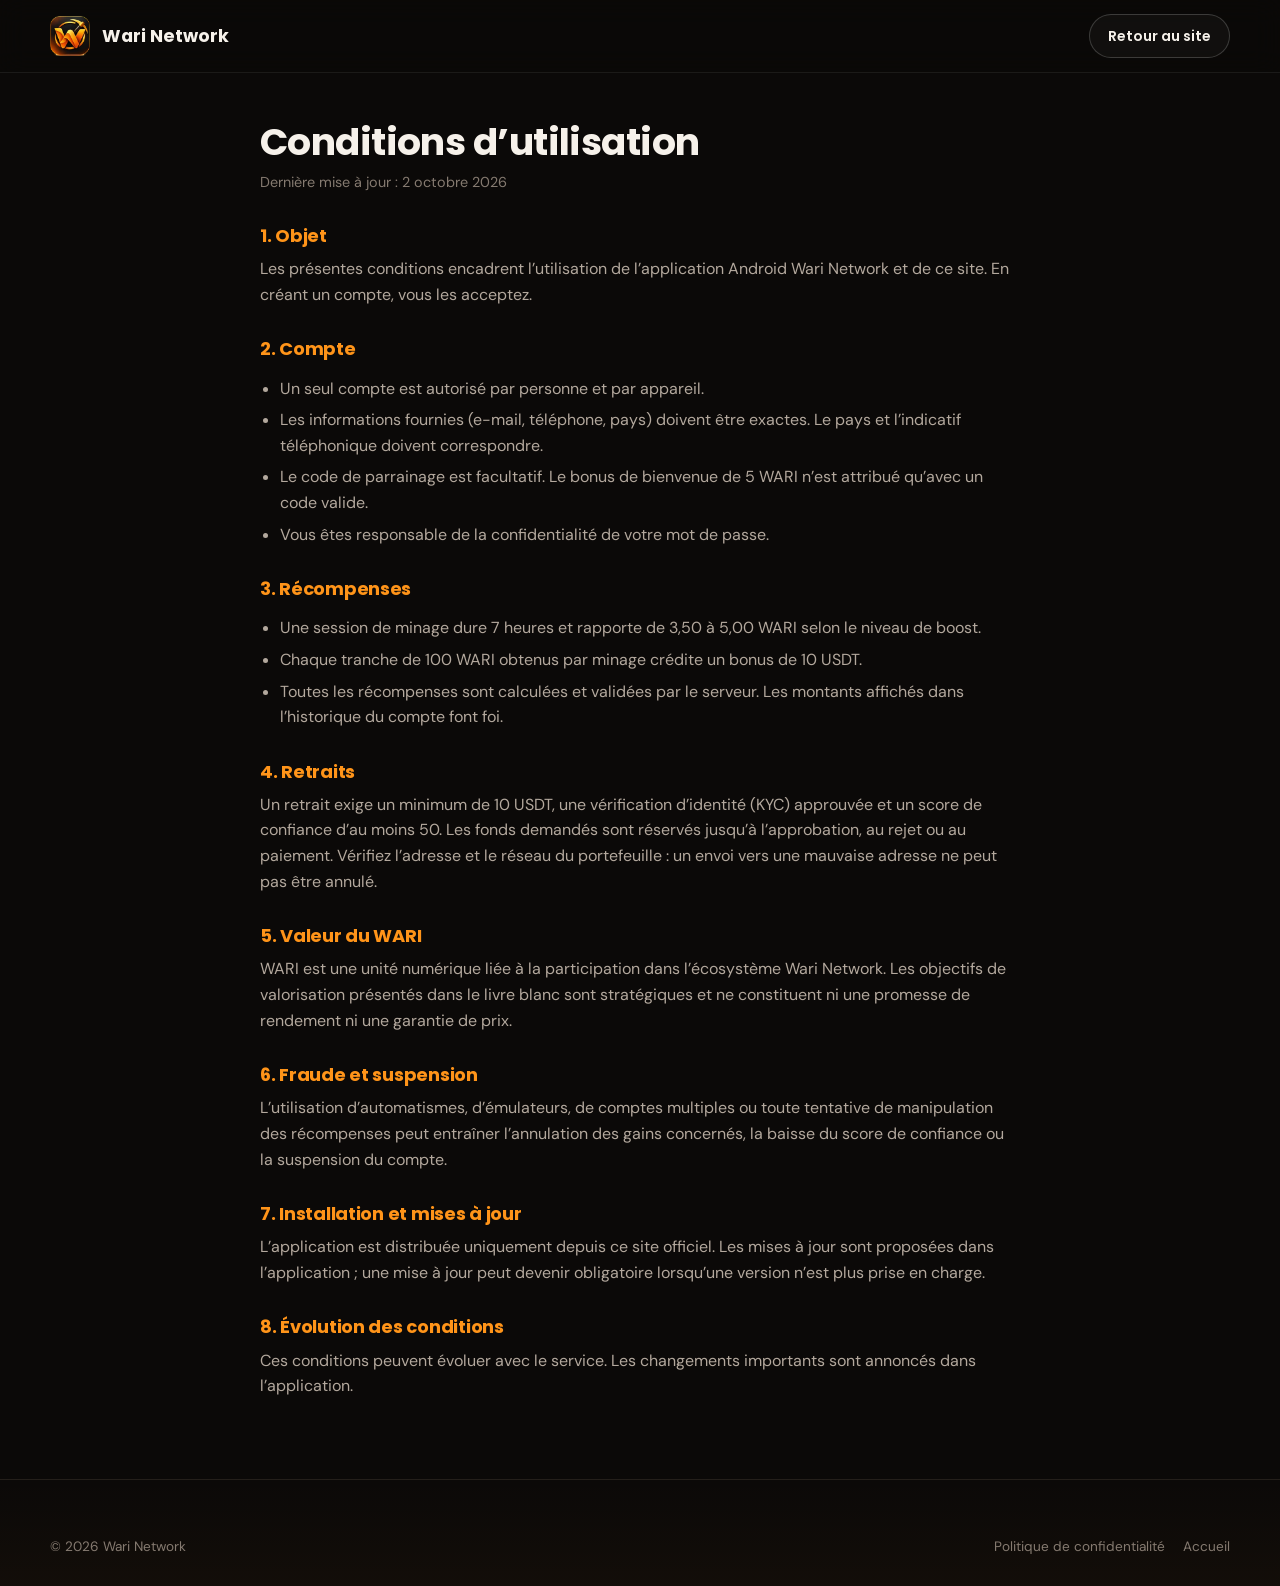
<file: conditions.html>
<!doctype html>
<html lang="fr">
<head>
<meta charset="utf-8">
<meta name="viewport" content="width=device-width, initial-scale=1, viewport-fit=cover">
<title>Conditions Wari Network</title>
<meta name="description" content="Conditions d'utilisation de l'application Wari Network.">
<meta name="theme-color" content="#0b0908">
<link rel="icon" type="image/png" sizes="32x32" href="assets/img/favicon-32.png">
<link rel="preconnect" href="https://fonts.googleapis.com">
<link rel="preconnect" href="https://fonts.gstatic.com" crossorigin>
<link rel="stylesheet" href="https://fonts.googleapis.com/css2?family=DM+Sans:opsz,wght@9..40,400;9..40,500;9..40,600&family=Poppins:wght@500;600;700;800&display=swap">
<link rel="stylesheet" href="assets/css/style.css">
</head>
<body>
<header class="site-header">
  <div class="wrap nav">
    <a class="brand" href="index.html"><img src="assets/img/logo-128.webp" width="40" height="40" alt=""><span>Wari Network</span></a>
    <div class="nav-actions" style="margin-left:auto"><a class="btn btn-ghost btn-sm" href="index.html">Retour au site</a></div>
  </div>
</header>
<main class="wrap">
  <article class="legal">
    <h1>Conditions d’utilisation</h1>
    <p class="updated">Dernière mise à jour : 2 octobre 2026</p>

    <h2>1. Objet</h2>
    <p>Les présentes conditions encadrent l’utilisation de l’application Android Wari Network et de ce site. En créant un compte, vous les acceptez.</p>

    <h2>2. Compte</h2>
    <ul>
      <li>Un seul compte est autorisé par personne et par appareil.</li>
      <li>Les informations fournies (e-mail, téléphone, pays) doivent être exactes. Le pays et l’indicatif téléphonique doivent correspondre.</li>
      <li>Le code de parrainage est facultatif. Le bonus de bienvenue de 5 WARI n’est attribué qu’avec un code valide.</li>
      <li>Vous êtes responsable de la confidentialité de votre mot de passe.</li>
    </ul>

    <h2>3. Récompenses</h2>
    <ul>
      <li>Une session de minage dure 7 heures et rapporte de 3,50 à 5,00 WARI selon le niveau de boost.</li>
      <li>Chaque tranche de 100 WARI obtenus par minage crédite un bonus de 10 USDT.</li>
      <li>Toutes les récompenses sont calculées et validées par le serveur. Les montants affichés dans l’historique du compte font foi.</li>
    </ul>

    <h2>4. Retraits</h2>
    <p>Un retrait exige un minimum de 10 USDT, une vérification d’identité (KYC) approuvée et un score de confiance d’au moins 50. Les fonds demandés sont réservés jusqu’à l’approbation, au rejet ou au paiement. Vérifiez l’adresse et le réseau du portefeuille : un envoi vers une mauvaise adresse ne peut pas être annulé.</p>

    <h2>5. Valeur du WARI</h2>
    <p>WARI est une unité numérique liée à la participation dans l’écosystème Wari Network. Les objectifs de valorisation présentés dans le livre blanc sont stratégiques et ne constituent ni une promesse de rendement ni une garantie de prix.</p>

    <h2>6. Fraude et suspension</h2>
    <p>L’utilisation d’automatismes, d’émulateurs, de comptes multiples ou toute tentative de manipulation des récompenses peut entraîner l’annulation des gains concernés, la baisse du score de confiance ou la suspension du compte.</p>

    <h2>7. Installation et mises à jour</h2>
    <p>L’application est distribuée uniquement depuis ce site officiel. Les mises à jour sont proposées dans l’application ; une mise à jour peut devenir obligatoire lorsqu’une version n’est plus prise en charge.</p>

    <h2>8. Évolution des conditions</h2>
    <p>Ces conditions peuvent évoluer avec le service. Les changements importants sont annoncés dans l’application.</p>
  </article>
</main>
<footer class="site-footer"><div class="wrap footer-bottom" style="margin-top:0;border-top:0;padding-top:0"><span>© 2026 Wari Network</span><nav><a href="confidentialite.html">Politique de confidentialité</a><a href="index.html">Accueil</a></nav></div></footer>
</body>
</html>
</file>
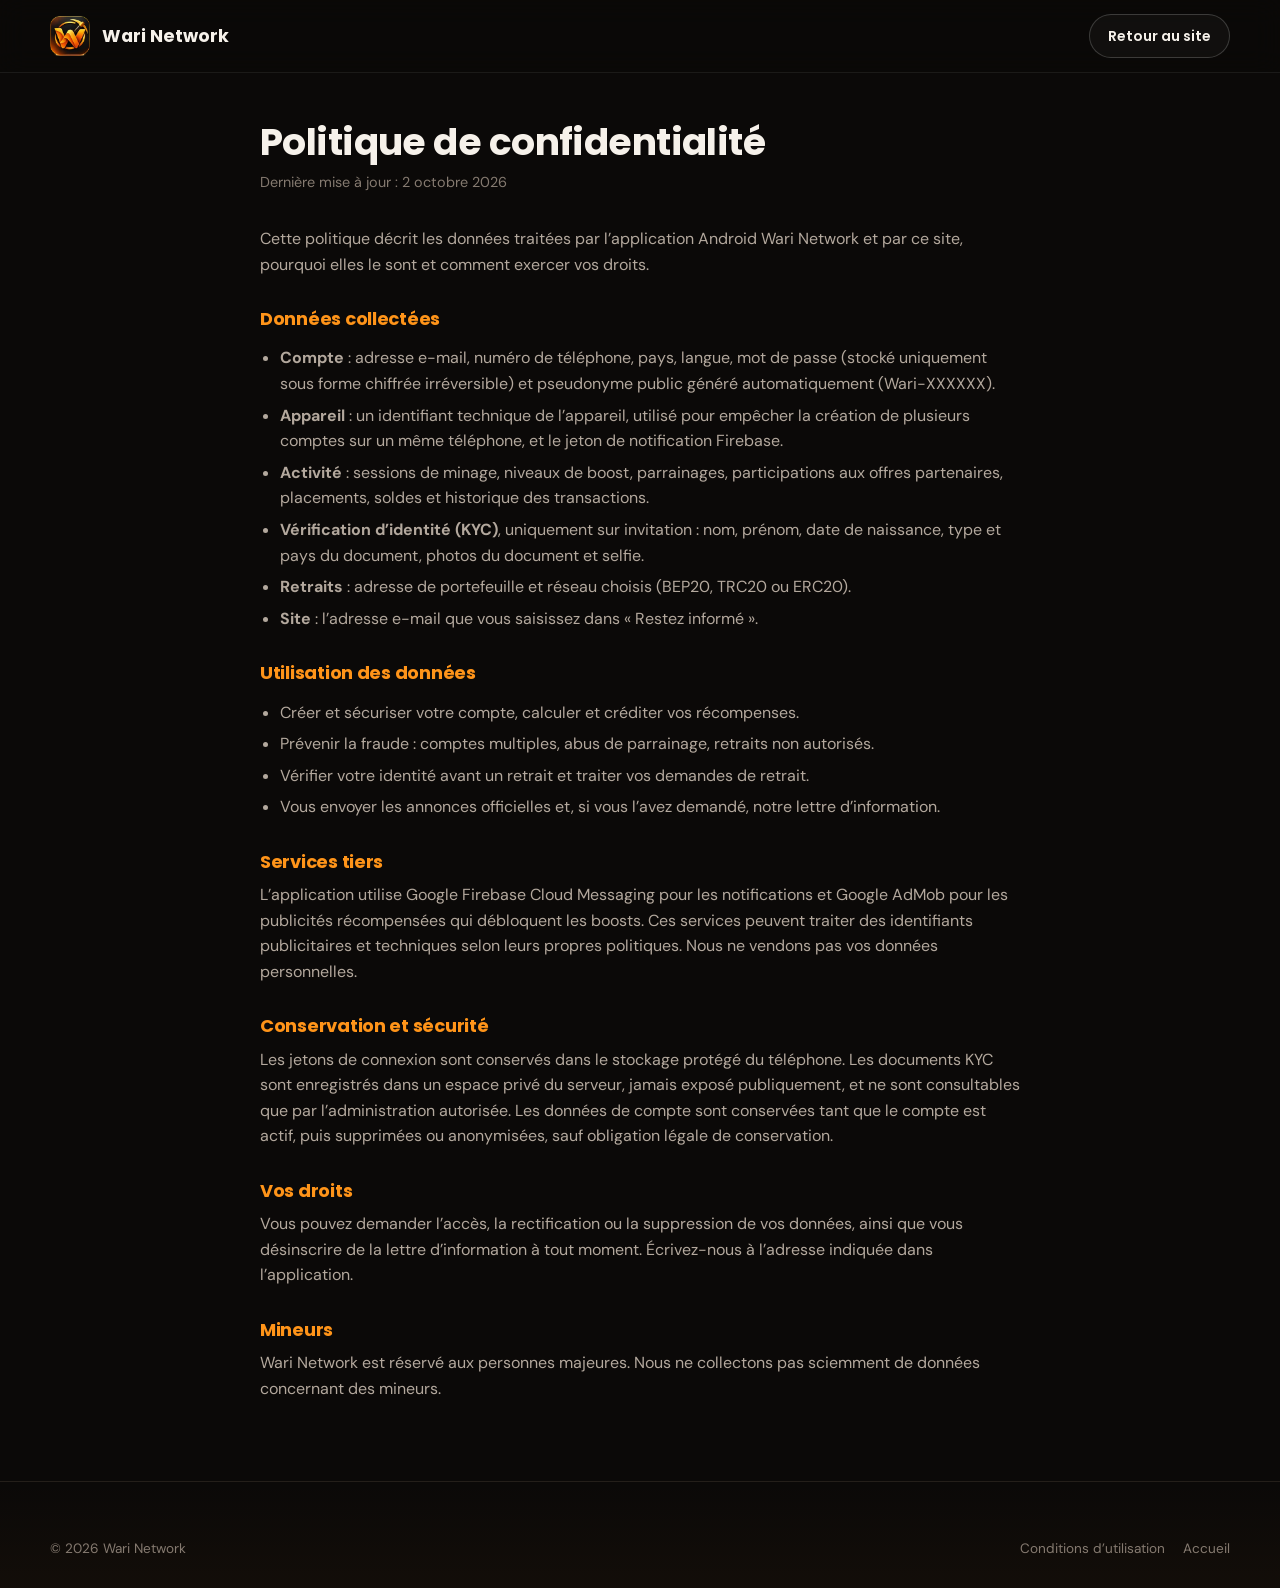
<file: confidentialite.html>
<!doctype html>
<html lang="fr">
<head>
<meta charset="utf-8">
<meta name="viewport" content="width=device-width, initial-scale=1, viewport-fit=cover">
<title>Confidentialité Wari Network</title>
<meta name="description" content="Politique de confidentialité de l'application et du site Wari Network.">
<meta name="theme-color" content="#0b0908">
<link rel="icon" type="image/png" sizes="32x32" href="assets/img/favicon-32.png">
<link rel="preconnect" href="https://fonts.googleapis.com">
<link rel="preconnect" href="https://fonts.gstatic.com" crossorigin>
<link rel="stylesheet" href="https://fonts.googleapis.com/css2?family=DM+Sans:opsz,wght@9..40,400;9..40,500;9..40,600&family=Poppins:wght@500;600;700;800&display=swap">
<link rel="stylesheet" href="assets/css/style.css">
</head>
<body>
<header class="site-header">
  <div class="wrap nav">
    <a class="brand" href="index.html"><img src="assets/img/logo-128.webp" width="40" height="40" alt=""><span>Wari Network</span></a>
    <div class="nav-actions" style="margin-left:auto"><a class="btn btn-ghost btn-sm" href="index.html">Retour au site</a></div>
  </div>
</header>
<main class="wrap">
  <article class="legal">
    <h1>Politique de confidentialité</h1>
    <p class="updated">Dernière mise à jour : 2 octobre 2026</p>

    <p>Cette politique décrit les données traitées par l’application Android Wari Network et par ce site, pourquoi elles le sont et comment exercer vos droits.</p>

    <h2>Données collectées</h2>
    <ul>
      <li><strong>Compte</strong> : adresse e-mail, numéro de téléphone, pays, langue, mot de passe (stocké uniquement sous forme chiffrée irréversible) et pseudonyme public généré automatiquement (Wari-XXXXXX).</li>
      <li><strong>Appareil</strong> : un identifiant technique de l’appareil, utilisé pour empêcher la création de plusieurs comptes sur un même téléphone, et le jeton de notification Firebase.</li>
      <li><strong>Activité</strong> : sessions de minage, niveaux de boost, parrainages, participations aux offres partenaires, placements, soldes et historique des transactions.</li>
      <li><strong>Vérification d’identité (KYC)</strong>, uniquement sur invitation : nom, prénom, date de naissance, type et pays du document, photos du document et selfie.</li>
      <li><strong>Retraits</strong> : adresse de portefeuille et réseau choisis (BEP20, TRC20 ou ERC20).</li>
      <li><strong>Site</strong> : l’adresse e-mail que vous saisissez dans « Restez informé ».</li>
    </ul>

    <h2>Utilisation des données</h2>
    <ul>
      <li>Créer et sécuriser votre compte, calculer et créditer vos récompenses.</li>
      <li>Prévenir la fraude : comptes multiples, abus de parrainage, retraits non autorisés.</li>
      <li>Vérifier votre identité avant un retrait et traiter vos demandes de retrait.</li>
      <li>Vous envoyer les annonces officielles et, si vous l’avez demandé, notre lettre d’information.</li>
    </ul>

    <h2>Services tiers</h2>
    <p>L’application utilise Google Firebase Cloud Messaging pour les notifications et Google AdMob pour les publicités récompensées qui débloquent les boosts. Ces services peuvent traiter des identifiants publicitaires et techniques selon leurs propres politiques. Nous ne vendons pas vos données personnelles.</p>

    <h2>Conservation et sécurité</h2>
    <p>Les jetons de connexion sont conservés dans le stockage protégé du téléphone. Les documents KYC sont enregistrés dans un espace privé du serveur, jamais exposé publiquement, et ne sont consultables que par l’administration autorisée. Les données de compte sont conservées tant que le compte est actif, puis supprimées ou anonymisées, sauf obligation légale de conservation.</p>

    <h2>Vos droits</h2>
    <p>Vous pouvez demander l’accès, la rectification ou la suppression de vos données, ainsi que vous désinscrire de la lettre d’information à tout moment. Écrivez-nous à <span class="js-contact-inline">l’adresse indiquée dans l’application</span>.</p>

    <h2>Mineurs</h2>
    <p>Wari Network est réservé aux personnes majeures. Nous ne collectons pas sciemment de données concernant des mineurs.</p>
  </article>
</main>
<footer class="site-footer"><div class="wrap footer-bottom" style="margin-top:0;border-top:0;padding-top:0"><span>© 2026 Wari Network</span><nav><a href="conditions.html">Conditions d’utilisation</a><a href="index.html">Accueil</a></nav></div></footer>
<script src="assets/js/config.js"></script>
<script>
  (function () {
    var email = ((window.WARI_CONFIG || {}).contactEmail || '').trim();
    if (!email) return;
    document.querySelectorAll('.js-contact-inline').forEach(function (el) { el.textContent = email; });
  })();
</script>
</body>
</html>
</file>
<file: assets/css/style.css>
/* Wari Network : site officiel.
   Direction : nuit de mine, braise et or. Un seul thème sombre assumé (fidèle à la maquette),
   l'orange n'éclaire que ce qui compte : titres-clés, actions, chiffres réels de l'application. */
:root {
  /* Couleurs */
  --ink: #0b0908;          /* fond de page, noir chaud */
  --coal: #14110f;         /* surfaces */
  --coal-2: #1c1714;       /* surfaces relevées */
  --bone: #f6f1ea;         /* texte principal */
  --ash: #b3a89d;          /* texte secondaire */
  --ash-dim: #857a70;      /* légendes */
  --ember: #ff9419;        /* accent principal */
  --gold: #ffc23d;         /* éclat */
  --flame: #e8590c;        /* orange profond */
  --line: rgba(255, 148, 25, 0.26);
  --line-soft: rgba(255, 255, 255, 0.07);
  --glass: rgba(28, 23, 20, 0.62);
  --on-ember: #1a0d02;

  /* Typographie */
  --font-display: 'Poppins', 'Segoe UI', system-ui, -apple-system, sans-serif;
  --font-body: 'DM Sans', 'Segoe UI', system-ui, -apple-system, sans-serif;
  --step--1: 0.8125rem;
  --step-0: 1rem;
  --step-1: 1.125rem;
  --step-2: 1.375rem;
  --step-3: clamp(1.6rem, 1.2rem + 1.6vw, 2.35rem);
  --step-4: clamp(2.2rem, 1.4rem + 3.4vw, 3.6rem);

  /* Mise en page */
  --wrap: 1180px;
  --gutter: clamp(16px, 4vw, 40px);
  --radius: 18px;
  --radius-sm: 12px;
  --section: clamp(64px, 9vw, 120px);
  color-scheme: dark;
}

*, *::before, *::after { box-sizing: border-box; }
html { scroll-behavior: smooth; -webkit-text-size-adjust: 100%; }
body {
  margin: 0;
  background: var(--ink);
  color: var(--bone);
  font-family: var(--font-body);
  font-size: var(--step-0);
  line-height: 1.6;
  overflow-x: hidden;
}
img, svg, canvas { display: block; max-width: 100%; }
a { color: inherit; }
button { font: inherit; color: inherit; }
h1, h2, h3 { font-family: var(--font-display); line-height: 1.12; margin: 0; text-wrap: balance; letter-spacing: -0.015em; }
p { margin: 0; }
:focus-visible { outline: 2px solid var(--gold); outline-offset: 3px; border-radius: 6px; }
[hidden] { display: none !important; }
.sr-only { position: absolute; width: 1px; height: 1px; overflow: hidden; clip: rect(0 0 0 0); white-space: nowrap; }

.wrap { width: 100%; max-width: calc(var(--wrap) + 2 * var(--gutter)); margin-inline: auto; padding-inline: var(--gutter); }
.section { padding-block: var(--section); position: relative; }
.accent { background: linear-gradient(100deg, var(--gold), var(--ember) 55%, var(--flame)); -webkit-background-clip: text; background-clip: text; color: transparent; }

/* Étiquette de section (pastille) */
.chip {
  display: inline-flex; align-items: center; gap: 8px;
  padding: 5px 14px; border-radius: 999px;
  border: 1px solid var(--line); background: rgba(255, 148, 25, 0.08);
  color: var(--ember); font-size: var(--step--1); font-weight: 600; letter-spacing: 0.02em;
}
.chip::before { content: ''; width: 6px; height: 6px; border-radius: 50%; background: var(--ember); box-shadow: 0 0 10px var(--ember); }
.section-head { display: grid; gap: 14px; justify-items: start; margin-bottom: clamp(32px, 5vw, 56px); }
.section-head.center { justify-items: center; text-align: center; }
.section-head h2 { font-size: var(--step-3); font-weight: 700; }
.section-head p { color: var(--ash); max-width: 60ch; }

/* Boutons */
.btn {
  display: inline-flex; align-items: center; justify-content: center; gap: 10px;
  padding: 14px 26px; border-radius: 999px; border: 1px solid transparent;
  font-family: var(--font-display); font-weight: 600; font-size: 0.95rem; text-decoration: none;
  cursor: pointer; transition: transform .2s ease, box-shadow .2s ease, background-color .2s ease, border-color .2s ease;
  white-space: nowrap;
}
.btn svg { width: 18px; height: 18px; flex: none; }
.btn-primary {
  background: linear-gradient(180deg, var(--gold), var(--ember) 70%);
  color: var(--on-ember);
  box-shadow: 0 10px 30px -8px rgba(255, 148, 25, 0.7), inset 0 1px 0 rgba(255, 255, 255, 0.45);
}
.btn-primary:hover { transform: translateY(-2px); box-shadow: 0 16px 40px -8px rgba(255, 148, 25, 0.85), inset 0 1px 0 rgba(255, 255, 255, 0.45); }
.btn-ghost { border-color: rgba(255, 255, 255, 0.18); background: rgba(255, 255, 255, 0.03); color: var(--bone); }
.btn-ghost:hover { border-color: var(--ember); background: rgba(255, 148, 25, 0.08); }
.btn-sm { padding: 10px 18px; font-size: 0.875rem; }

.icon { width: 22px; height: 22px; stroke: currentColor; fill: none; stroke-width: 1.8; stroke-linecap: round; stroke-linejoin: round; }
.icon-tile {
  width: 46px; height: 46px; flex: none; display: grid; place-items: center; border-radius: 12px;
  background: linear-gradient(160deg, rgba(255, 194, 61, 0.18), rgba(232, 89, 12, 0.12));
  border: 1px solid var(--line); color: var(--ember);
}
.icon-tile.solid { background: linear-gradient(180deg, var(--gold), var(--ember)); color: var(--on-ember); border: 0; }

/* ---------- En-tête ---------- */
.site-header {
  position: sticky; top: 0; z-index: 50;
  backdrop-filter: blur(14px); -webkit-backdrop-filter: blur(14px);
  background: rgba(11, 9, 8, 0.72); border-bottom: 1px solid var(--line-soft);
}
.nav { display: flex; align-items: center; gap: 24px; min-height: 72px; }
.brand { display: inline-flex; align-items: center; gap: 12px; text-decoration: none; font-family: var(--font-display); font-weight: 700; font-size: 1.1rem; }
.brand img { width: 40px; height: 40px; }
.nav-links { display: flex; gap: 4px; margin-inline: auto; list-style: none; padding: 0; margin-block: 0; }
.nav-links a {
  display: block; padding: 8px 14px; border-radius: 999px; text-decoration: none;
  color: var(--ash); font-size: 0.92rem; font-weight: 500; transition: color .2s ease, background-color .2s ease;
}
.nav-links a:hover, .nav-links a[aria-current="true"] { color: var(--bone); background: rgba(255, 255, 255, 0.05); }
.nav-links a[aria-current="true"] { color: var(--ember); }
.nav-actions { display: flex; align-items: center; gap: 10px; }
.lang-switch { display: inline-flex; border: 1px solid rgba(255, 255, 255, 0.14); border-radius: 999px; padding: 3px; }
.lang-switch button {
  border: 0; background: transparent; padding: 5px 10px; border-radius: 999px; cursor: pointer;
  font-size: 0.78rem; font-weight: 700; letter-spacing: 0.06em; color: var(--ash);
}
.lang-switch button[aria-pressed="true"] { background: rgba(255, 148, 25, 0.16); color: var(--ember); }
.menu-toggle { display: none; width: 44px; height: 44px; border-radius: 12px; border: 1px solid rgba(255, 255, 255, 0.14); background: transparent; cursor: pointer; place-items: center; }
.menu-toggle span, .menu-toggle span::before, .menu-toggle span::after { display: block; width: 18px; height: 2px; background: var(--bone); border-radius: 2px; position: relative; transition: transform .25s ease; }
.menu-toggle span::before, .menu-toggle span::after { content: ''; position: absolute; left: 0; }
.menu-toggle span::before { top: -6px; }
.menu-toggle span::after { top: 6px; }
.menu-open .menu-toggle span { background: transparent; }
.menu-open .menu-toggle span::before { transform: translateY(6px) rotate(45deg); }
.menu-open .menu-toggle span::after { transform: translateY(-6px) rotate(-45deg); }

/* ---------- Héros ---------- */
.hero { position: relative; overflow: hidden; padding-block: clamp(40px, 6vw, 80px) 0; isolation: isolate; }
.hero-bg { position: absolute; inset: 0; z-index: -1; pointer-events: none; }
.hero-bg canvas { width: 100%; height: 100%; }
.hero-bg::after {
  content: ''; position: absolute; inset: 0;
  background:
    radial-gradient(60% 55% at 72% 38%, rgba(255, 148, 25, 0.22), transparent 70%),
    linear-gradient(180deg, transparent 60%, var(--ink));
}
.hero-grid { display: grid; grid-template-columns: minmax(0, 1.05fr) minmax(0, 1fr); gap: clamp(24px, 4vw, 56px); align-items: center; }
.hero-copy { display: grid; gap: 24px; justify-items: start; }
.hero h1 { font-size: var(--step-4); font-weight: 800; letter-spacing: -0.025em; }
.hero h1 .accent { display: block; }
.hero-lead { color: var(--ash); font-size: var(--step-1); max-width: 52ch; }
.hero-actions { display: flex; flex-wrap: wrap; gap: 14px; }
.hero-proof { display: flex; flex-wrap: wrap; gap: 10px 22px; list-style: none; padding: 0; margin: 0; color: var(--ash); font-size: 0.9rem; }
.hero-proof li { display: inline-flex; align-items: center; gap: 8px; }
.hero-proof svg { width: 18px; height: 18px; color: var(--ember); }
.release-line { color: var(--ash-dim); font-size: var(--step--1); font-variant-numeric: tabular-nums; }

/* Scène du logo sur socle */
.stage { position: relative; aspect-ratio: 1 / 1; width: 100%; max-width: 560px; justify-self: center; }
.stage-halo {
  position: absolute; inset: 8% 10% 22%; border-radius: 50%;
  background: radial-gradient(circle, rgba(255, 170, 40, 0.55), rgba(232, 89, 12, 0.18) 45%, transparent 70%);
  filter: blur(18px); animation: breathe 5s ease-in-out infinite;
}
.stage-ring { position: absolute; left: 50%; top: 40%; translate: -50% -50%; border-radius: 50%; border: 1px solid rgba(255, 194, 61, 0.28); }
.stage-ring.r1 { width: 74%; aspect-ratio: 1; box-shadow: 0 0 40px rgba(255, 148, 25, 0.15) inset; }
.stage-ring.r2 { width: 92%; aspect-ratio: 1; border-style: dashed; border-color: rgba(255, 194, 61, 0.14); animation: spin 60s linear infinite; }
.stage-logo {
  position: absolute; left: 50%; top: 40%; width: 46%; translate: -50% -50%;
  filter: drop-shadow(0 0 28px rgba(255, 148, 25, 0.65)) drop-shadow(0 18px 30px rgba(0, 0, 0, 0.6));
  animation: float 6s ease-in-out infinite;
}
.stage-logo img { width: 100%; height: auto; }
.pedestal { position: absolute; left: 50%; bottom: 4%; width: 64%; translate: -50% 0; }
.pedestal-top {
  height: 0; padding-bottom: 16%; border-radius: 50%;
  background: radial-gradient(ellipse at 50% 40%, #3a2a1e, #120d0a 70%);
  border: 1px solid rgba(255, 194, 61, 0.55);
  box-shadow: 0 0 30px rgba(255, 148, 25, 0.55), inset 0 0 22px rgba(255, 148, 25, 0.35);
  position: relative; z-index: 2;
}
.pedestal-body {
  margin-top: -8%; padding: 12% 6% 9%;
  border-radius: 0 0 50% 50% / 0 0 26% 26%;
  background: linear-gradient(90deg, #0c0907, #2a1f17 30%, #3b2b1f 50%, #2a1f17 70%, #0c0907);
  border: 1px solid rgba(255, 148, 25, 0.25); border-top: 0;
  text-align: center; display: grid; gap: 2px;
}
.pedestal-body strong { font-family: var(--font-display); font-size: clamp(0.85rem, 0.5rem + 1.2vw, 1.25rem); letter-spacing: 0.12em; font-weight: 600; }
.pedestal-body small { font-size: clamp(0.55rem, 0.4rem + 0.5vw, 0.72rem); letter-spacing: 0.32em; color: var(--ash); }
.pedestal-glow { position: absolute; left: 4%; right: 4%; bottom: -10%; height: 22%; border-radius: 50%; background: radial-gradient(ellipse, rgba(255, 148, 25, 0.5), transparent 70%); filter: blur(10px); }

.float-card {
  position: absolute; display: flex; align-items: center; gap: 10px;
  padding: 10px 14px; border-radius: 14px; max-width: 190px;
  background: var(--glass); border: 1px solid var(--line);
  backdrop-filter: blur(10px); -webkit-backdrop-filter: blur(10px);
  box-shadow: 0 10px 30px rgba(0, 0, 0, 0.45), 0 0 18px rgba(255, 148, 25, 0.12);
  font-size: 0.78rem; line-height: 1.3; animation: float 7s ease-in-out infinite;
}
.float-card .icon-tile { width: 34px; height: 34px; border-radius: 10px; }
.float-card .icon { width: 18px; height: 18px; }
.float-card strong { display: block; font-family: var(--font-display); font-size: 0.86rem; }
.float-card div > span { color: var(--ash); }
.fc-ai { top: 6%; left: 0; animation-delay: -1s; }
.fc-perf { top: 10%; right: -2%; animation-delay: -3s; }
.fc-secure { top: 42%; left: -4%; animation-delay: -2s; }
.fc-world { top: 46%; right: -4%; animation-delay: -4.5s; }

/* Bandeau de chiffres */
.facts { position: relative; z-index: 2; margin-top: clamp(24px, 4vw, 48px); }
.facts-grid {
  display: grid; grid-template-columns: repeat(4, minmax(0, 1fr));
  border: 1px solid var(--line); border-radius: var(--radius);
  background: linear-gradient(180deg, rgba(28, 23, 20, 0.85), rgba(20, 17, 15, 0.85));
  box-shadow: 0 0 0 1px rgba(255, 148, 25, 0.05), 0 30px 60px -30px rgba(255, 148, 25, 0.35);
}
.fact { display: flex; align-items: center; gap: 14px; padding: 22px 24px; min-width: 0; }
.fact + .fact { border-left: 1px solid var(--line-soft); }
.fact b { display: block; font-family: var(--font-display); font-size: clamp(1.4rem, 1rem + 1.2vw, 1.9rem); font-weight: 700; line-height: 1.1; font-variant-numeric: tabular-nums; }
.fact dd > span { display: block; color: var(--ash); font-size: 0.85rem; }

/* ---------- Vision / globe ---------- */
.split { display: grid; grid-template-columns: minmax(0, 1fr) minmax(0, 1fr); gap: clamp(32px, 6vw, 80px); align-items: center; }
.globe-wrap { position: relative; aspect-ratio: 1 / 1; width: 100%; max-width: 560px; justify-self: center; }
.globe-wrap canvas { width: 100%; height: 100%; }
.split-copy { display: grid; gap: 18px; }
.split-copy > .chip { justify-self: start; }
.split-copy h2 { font-size: var(--step-3); font-weight: 700; }
.split-copy > p { color: var(--ash); max-width: 56ch; }
.feature-grid { display: grid; grid-template-columns: repeat(2, minmax(0, 1fr)); gap: 22px 28px; margin-top: 12px; }
.feature { display: flex; gap: 14px; align-items: flex-start; min-width: 0; }
.feature h3 { font-size: 0.98rem; font-weight: 600; margin-bottom: 4px; }
.feature p { color: var(--ash); font-size: 0.9rem; }

/* ---------- Étapes ---------- */
.steps { display: grid; grid-template-columns: repeat(4, minmax(0, 1fr)); gap: 28px; list-style: none; padding: 0; margin: 0; counter-reset: step; }
.step {
  position: relative; display: grid; justify-items: center; gap: 12px; text-align: center;
  padding: 30px 20px 26px; border-radius: var(--radius);
  border: 1px solid var(--line); background: linear-gradient(180deg, var(--coal-2), var(--coal));
  transition: transform .25s ease, border-color .25s ease;
}
.step:hover { transform: translateY(-4px); border-color: rgba(255, 148, 25, 0.55); }
.step-num {
  width: 34px; height: 34px; border-radius: 50%; display: grid; place-items: center;
  background: linear-gradient(180deg, var(--gold), var(--ember)); color: var(--on-ember);
  font-family: var(--font-display); font-weight: 700; box-shadow: 0 0 18px rgba(255, 148, 25, 0.55);
}
.step .icon { width: 30px; height: 30px; color: var(--ember); }
.step h3 { font-size: 1.02rem; font-weight: 600; }
.step p { color: var(--ash); font-size: 0.88rem; }
.step:not(:last-child)::after {
  content: ''; position: absolute; top: 50%; right: -24px; width: 20px; height: 20px; translate: 0 -50%;
  background: no-repeat center / 20px url("data:image/svg+xml,%3Csvg xmlns='http://www.w3.org/2000/svg' viewBox='0 0 24 24' fill='none' stroke='%23ff9419' stroke-width='2.2' stroke-linecap='round' stroke-linejoin='round'%3E%3Cpath d='M5 12h14M13 6l6 6-6 6'/%3E%3C/svg%3E");
}

/* ---------- Nouvelle génération : pile 3D ---------- */
.gen-list { display: grid; gap: 18px; margin-top: 10px; list-style: none; padding: 0; }
.gen-list li { display: flex; gap: 16px; align-items: flex-start; }
.gen-list h3 { font-size: 1rem; font-weight: 600; }
.gen-list p { color: var(--ash); font-size: 0.9rem; }
.stack-scene { position: relative; width: 100%; max-width: 460px; aspect-ratio: 1 / 1.15; justify-self: center; perspective: 1100px; }
.stack-scene::before { content: ''; position: absolute; inset: 20% 8% 0; background: radial-gradient(ellipse at 50% 70%, rgba(255, 148, 25, 0.45), transparent 65%); filter: blur(20px); }
.stack { position: absolute; left: 50%; top: 50%; width: 0; height: 0; transform-style: preserve-3d; transform: rotateX(-24deg) rotateY(-38deg); }
.slab { --w: 200px; --d: 200px; --h: 62px; position: absolute; transform-style: preserve-3d; animation: hover-slab 6s ease-in-out infinite; }
.slab.s1 { --y: -150px; animation-delay: 0s; }
.slab.s2 { --y: 0px; animation-delay: -1.2s; }
.slab.s3 { --y: 150px; animation-delay: -2.4s; }
.face { position: absolute; display: grid; place-items: center; backface-visibility: hidden; border: 1px solid rgba(255, 210, 120, 0.75); }
.face.front, .face.back { width: var(--w); height: var(--h); left: calc(var(--w) / -2); top: calc(var(--h) / -2); }
.face.left, .face.right { width: var(--d); height: var(--h); left: calc(var(--d) / -2); top: calc(var(--h) / -2); }
.face.top, .face.bottom { width: var(--w); height: var(--d); left: calc(var(--w) / -2); top: calc(var(--d) / -2); }
.face.front { transform: translateZ(calc(var(--d) / 2)); background: linear-gradient(180deg, rgba(255, 170, 40, 0.55), rgba(232, 89, 12, 0.45)); }
.face.back { transform: rotateY(180deg) translateZ(calc(var(--d) / 2)); background: rgba(232, 89, 12, 0.12); border-color: rgba(255, 210, 120, 0.25); }
.face.right { transform: rotateY(90deg) translateZ(calc(var(--w) / 2)); background: linear-gradient(180deg, rgba(255, 140, 20, 0.42), rgba(160, 50, 0, 0.5)); }
.face.left { transform: rotateY(-90deg) translateZ(calc(var(--w) / 2)); background: rgba(160, 50, 0, 0.12); border-color: rgba(255, 210, 120, 0.25); }
.face.top { transform: rotateX(90deg) translateZ(calc(var(--h) / 2)); background: radial-gradient(circle at 50% 50%, rgba(255, 230, 170, 0.75), rgba(255, 160, 30, 0.45) 60%); box-shadow: 0 0 40px rgba(255, 180, 60, 0.6) inset; }
.face.bottom { transform: rotateX(-90deg) translateZ(calc(var(--h) / 2)); background: rgba(80, 30, 0, 0.2); border-color: rgba(255, 210, 120, 0.25); }
.face span { font-family: var(--font-display); font-weight: 800; letter-spacing: 0.08em; color: #fff6e6; text-shadow: 0 0 12px rgba(255, 190, 80, 0.9), 0 2px 0 rgba(120, 40, 0, 0.6); font-size: 1.15rem; }
.stack-base { position: absolute; left: 50%; bottom: 0; width: 78%; height: 16%; translate: -50% 0; border-radius: 50%; border: 1px solid rgba(255, 194, 61, 0.45); background: radial-gradient(ellipse, rgba(255, 148, 25, 0.28), transparent 70%); box-shadow: 0 0 40px rgba(255, 148, 25, 0.25); }

/* ---------- Avantages : règles économiques ---------- */
.rules { display: grid; grid-template-columns: repeat(3, minmax(0, 1fr)); gap: 18px; }
.rule { display: grid; gap: 8px; align-content: start; padding: 24px; border-radius: var(--radius); background: var(--coal); border: 1px solid var(--line-soft); min-width: 0; }
.rule dt { color: var(--ash); font-size: 0.85rem; font-weight: 600; letter-spacing: 0.04em; text-transform: uppercase; }
.rule dd { margin: 0; }
.rule .value { font-family: var(--font-display); font-size: clamp(1.5rem, 1.1rem + 1vw, 2rem); font-weight: 700; color: var(--bone); font-variant-numeric: tabular-nums; line-height: 1.15; }
.rule .value small { font-size: 0.55em; color: var(--ember); font-weight: 600; margin-left: 4px; }
.rule .detail { color: var(--ash); font-size: 0.9rem; }
.rules-note { margin-top: 18px; color: var(--ash-dim); font-size: var(--step--1); }

/* ---------- Feuille de route ---------- */
.roadmap { list-style: none; padding: 0; margin: 0; display: grid; grid-template-columns: repeat(6, minmax(0, 1fr)); gap: 14px; position: relative; }
.roadmap::before { content: ''; position: absolute; left: 0; right: 0; top: 23px; height: 2px; background: linear-gradient(90deg, var(--ember), rgba(255, 148, 25, 0.12)); }
.milestone { position: relative; display: grid; gap: 10px; align-content: start; padding-top: 52px; min-width: 0; }
.milestone::before { content: ''; position: absolute; top: 16px; left: 0; width: 16px; height: 16px; border-radius: 50%; background: var(--ink); border: 2px solid var(--ember); }
.milestone.now::before { background: var(--ember); box-shadow: 0 0 0 6px rgba(255, 148, 25, 0.18), 0 0 18px var(--ember); }
.milestone .year { font-family: var(--font-display); font-weight: 700; font-size: 1.5rem; font-variant-numeric: tabular-nums; }
.milestone .tag { justify-self: start; font-size: 0.72rem; font-weight: 700; letter-spacing: 0.06em; text-transform: uppercase; color: var(--on-ember); background: var(--ember); padding: 2px 8px; border-radius: 999px; }
.milestone p { color: var(--ash); font-size: 0.9rem; }

/* Token WARI */
.token { display: grid; grid-template-columns: minmax(0, 0.9fr) minmax(0, 1.1fr); gap: clamp(28px, 5vw, 64px); margin-top: clamp(56px, 8vw, 96px); align-items: start; }
.token-intro { display: grid; gap: 14px; }
.token-intro h3 { font-size: var(--step-2); font-weight: 700; }
.token-intro p { color: var(--ash); }
.token-intro .supply { color: var(--bone); }
.supply { font-family: var(--font-display); font-size: clamp(2rem, 1.4rem + 2.4vw, 3rem); font-weight: 800; font-variant-numeric: tabular-nums; line-height: 1; }
.supply small { display: block; font-size: 0.9rem; font-weight: 500; color: var(--ash); margin-top: 6px; letter-spacing: 0; }
.disclaimer { border-left: 2px solid var(--ember); padding-left: 14px; color: var(--ash-dim); font-size: var(--step--1); }
.alloc { list-style: none; padding: 0; margin: 0; display: grid; gap: 16px; }
.alloc li { display: grid; grid-template-columns: 4.2rem minmax(0, 1fr); gap: 4px 16px; align-items: center; border-radius: 10px; padding: 6px 8px; margin: -6px -8px; transition: background-color .2s ease; }
.alloc li:hover, .alloc li:focus-within { background: rgba(255, 255, 255, 0.03); }
.alloc .pct { grid-row: span 2; font-family: var(--font-display); font-size: 1.5rem; font-weight: 700; font-variant-numeric: tabular-nums; }
.alloc .label { font-size: 0.92rem; }
.alloc .label em { font-style: normal; color: var(--ash-dim); font-size: 0.82rem; margin-left: 6px; font-variant-numeric: tabular-nums; opacity: 0; transition: opacity .2s ease; }
.alloc li:hover .label em, .alloc li:focus-within .label em { opacity: 1; }
.alloc .track { height: 10px; border-radius: 6px; background: rgba(255, 255, 255, 0.06); overflow: hidden; }
.alloc .bar { display: block; height: 100%; width: var(--v); border-radius: 0 4px 4px 0; background: linear-gradient(90deg, var(--flame), var(--ember)); }

/* Livre blanc */
.paper { display: grid; grid-template-columns: auto minmax(0, 1fr); gap: 28px; align-items: center; padding: clamp(24px, 4vw, 40px); border-radius: var(--radius); border: 1px solid var(--line-soft); background: var(--coal); margin-top: clamp(40px, 6vw, 64px); }
.paper-cover { width: 108px; aspect-ratio: 3 / 4; border-radius: 8px; background: linear-gradient(160deg, #241b14, #0f0b09); border: 1px solid var(--line); display: grid; place-items: center; box-shadow: 0 18px 40px -16px rgba(255, 148, 25, 0.5); }
.paper-cover img { width: 56%; height: auto; }
.paper h3 { font-size: var(--step-2); font-weight: 700; margin-bottom: 6px; }
.paper p { color: var(--ash); margin-bottom: 16px; }
.paper-langs { display: flex; flex-wrap: wrap; gap: 8px; }
.paper-langs a { padding: 6px 12px; border-radius: 999px; border: 1px solid rgba(255, 255, 255, 0.14); text-decoration: none; font-size: 0.85rem; color: var(--ash); transition: border-color .2s ease, color .2s ease; }
.paper-langs a:hover { border-color: var(--ember); color: var(--bone); }
.paper-langs a.is-current { border-color: var(--ember); color: var(--ember); }

/* ---------- Téléchargement ---------- */
.cta {
  position: relative; overflow: hidden; isolation: isolate;
  display: grid; grid-template-columns: minmax(0, 1.3fr) minmax(0, 0.7fr); gap: 24px; align-items: center;
  padding: clamp(28px, 5vw, 56px); border-radius: 24px; border: 1px solid rgba(255, 148, 25, 0.45);
  background: radial-gradient(90% 140% at 85% 50%, rgba(232, 89, 12, 0.55), rgba(40, 18, 6, 0.9) 55%, #140d09);
  box-shadow: 0 30px 80px -30px rgba(255, 120, 20, 0.6);
}
.cta canvas { position: absolute; inset: 0; width: 100%; height: 100%; z-index: -1; }
.cta-copy { display: grid; gap: 16px; justify-items: start; }
.cta h2 { font-size: var(--step-3); font-weight: 800; }
.cta-copy > p { color: #e9dccf; max-width: 50ch; }
.cta-meta { color: #cdbfb2; font-size: var(--step--1); font-variant-numeric: tabular-nums; }
.cta-logo { justify-self: center; width: min(220px, 70%); filter: drop-shadow(0 0 30px rgba(255, 160, 40, 0.8)); animation: float 6s ease-in-out infinite; }
.install { display: grid; grid-template-columns: repeat(3, minmax(0, 1fr)); gap: 16px; margin-top: 22px; list-style: none; padding: 0; counter-reset: inst; }
.install li { counter-increment: inst; padding: 18px; border-radius: var(--radius-sm); background: var(--coal); border: 1px solid var(--line-soft); color: var(--ash); font-size: 0.9rem; display: grid; gap: 6px; min-width: 0; }
.install li::before { content: counter(inst); font-family: var(--font-display); font-weight: 700; color: var(--ember); }
.install strong { color: var(--bone); font-weight: 600; }
.checksum { margin-top: 14px; font-size: 0.78rem; color: var(--ash-dim); overflow-wrap: anywhere; }
.checksum code { font-family: ui-monospace, 'Cascadia Mono', Consolas, monospace; color: var(--ash); }

/* ---------- FAQ ---------- */
.faq-grid { display: grid; grid-template-columns: minmax(0, 1.25fr) minmax(0, 0.75fr); gap: clamp(24px, 4vw, 48px); align-items: start; }
.faq-list { display: grid; gap: 12px; }
.faq-item { border: 1px solid var(--line-soft); border-radius: var(--radius-sm); background: var(--coal); transition: border-color .2s ease; }
.faq-item[open] { border-color: var(--line); }
.faq-item summary { list-style: none; cursor: pointer; display: flex; align-items: center; justify-content: space-between; gap: 16px; padding: 16px 20px; font-weight: 600; font-family: var(--font-display); font-size: 0.95rem; }
.faq-item summary::-webkit-details-marker { display: none; }
.faq-item summary::after { content: '+'; flex: none; width: 26px; height: 26px; display: grid; place-items: center; border-radius: 50%; border: 1px solid rgba(255, 255, 255, 0.16); color: var(--ember); font-size: 1.1rem; transition: transform .25s ease; }
.faq-item[open] summary::after { transform: rotate(45deg); }
.faq-item .answer { padding: 0 20px 18px; color: var(--ash); font-size: 0.93rem; display: grid; gap: 8px; max-width: 68ch; }
.help { position: sticky; top: 96px; display: flex; align-items: center; gap: 18px; padding: 28px; border-radius: var(--radius); border: 1px solid var(--line); background: linear-gradient(160deg, var(--coal-2), var(--coal)); overflow: hidden; }
.help-text { display: grid; gap: 14px; justify-items: start; min-width: 0; flex: 1; }
.help h3 { font-size: var(--step-1); font-weight: 700; }
.help p { color: var(--ash); font-size: 0.92rem; }
.help .email { font-family: ui-monospace, 'Cascadia Mono', Consolas, monospace; font-size: 0.9rem; color: var(--bone); user-select: all; overflow-wrap: anywhere; }
.help-bubble { flex: none; width: 78px; height: 78px; border-radius: 50% 50% 50% 14%; display: grid; place-items: center; background: radial-gradient(circle at 35% 30%, #ffd98a, var(--ember) 50%, var(--flame)); color: var(--on-ember); font-family: var(--font-display); font-weight: 800; font-size: 2.3rem; box-shadow: 0 0 34px rgba(255, 148, 25, 0.55); }

/* ---------- Pied de page ---------- */
.site-footer { border-top: 1px solid var(--line-soft); padding-block: 56px 28px; background: linear-gradient(180deg, transparent, rgba(255, 148, 25, 0.03)); }
.footer-grid { display: grid; grid-template-columns: minmax(0, 1.3fr) repeat(2, minmax(0, 0.8fr)) minmax(0, 1.3fr); gap: 32px; }
.footer-grid h4 { margin: 0 0 14px; font-family: var(--font-display); font-size: 0.95rem; }
.footer-grid ul { list-style: none; padding: 0; margin: 0; display: grid; gap: 8px; }
.footer-grid a { color: var(--ash); text-decoration: none; font-size: 0.9rem; }
.footer-grid a:hover { color: var(--ember); }
.footer-brand p { color: var(--ash); font-size: 0.9rem; margin-top: 10px; max-width: 32ch; }
.socials { display: flex; gap: 10px; flex-wrap: wrap; }
.socials a { width: 40px; height: 40px; border-radius: 50%; display: grid; place-items: center; border: 1px solid rgba(255, 255, 255, 0.14); color: var(--bone); }
.socials a:hover { border-color: var(--ember); color: var(--ember); }
.socials svg { width: 18px; height: 18px; fill: currentColor; }
.footer-app { display: grid; gap: 12px; justify-items: start; }
.footer-app p { color: var(--ash); font-size: 0.85rem; font-variant-numeric: tabular-nums; }
.newsletter p { color: var(--ash); font-size: 0.9rem; margin-bottom: 12px; }
.newsletter-row { display: flex; gap: 8px; }
.newsletter input { flex: 1; min-width: 0; padding: 12px 16px; border-radius: 12px; border: 1px solid rgba(255, 255, 255, 0.14); background: var(--coal); color: var(--bone); font: inherit; font-size: 0.92rem; }
.newsletter input:focus { outline: none; border-color: var(--ember); }
.newsletter button { width: 46px; flex: none; border-radius: 12px; border: 0; cursor: pointer; background: linear-gradient(180deg, var(--gold), var(--ember)); color: var(--on-ember); display: grid; place-items: center; }
.newsletter button svg { width: 18px; height: 18px; }
.form-status { min-height: 1.4em; margin-top: 8px; font-size: 0.82rem; color: var(--ash); }
.form-status.ok { color: #7bd88f; }
.form-status.err { color: #ff8f7a; }
.footer-bottom { display: flex; flex-wrap: wrap; justify-content: space-between; gap: 12px; margin-top: 44px; padding-top: 20px; border-top: 1px solid var(--line-soft); color: var(--ash-dim); font-size: 0.85rem; }
.footer-bottom nav { display: flex; gap: 18px; flex-wrap: wrap; }
.footer-bottom a { color: var(--ash-dim); text-decoration: none; }
.footer-bottom a:hover { color: var(--ember); }

/* ---------- Pages légales ---------- */
.legal { max-width: 760px; margin-inline: auto; padding-block: 48px 80px; }
.legal h1 { font-size: var(--step-3); margin-bottom: 8px; }
.legal .updated { color: var(--ash-dim); margin-bottom: 32px; font-size: 0.9rem; }
.legal h2 { font-size: var(--step-1); margin: 32px 0 10px; color: var(--ember); }
.legal p, .legal li { color: var(--ash); }
.legal ul { padding-left: 20px; display: grid; gap: 6px; }
.legal p + p { margin-top: 10px; }

/* ---------- Animations ---------- */
@keyframes float { 0%, 100% { transform: translateY(0); } 50% { transform: translateY(-10px); } }
@keyframes breathe { 0%, 100% { opacity: 0.75; transform: scale(1); } 50% { opacity: 1; transform: scale(1.05); } }
@keyframes spin { to { rotate: 360deg; } }
@keyframes hover-slab { 0%, 100% { transform: translateY(var(--y)); } 50% { transform: translateY(calc(var(--y) - 8px)); } }
@media (prefers-reduced-motion: reduce) {
  *, *::before, *::after { animation: none !important; transition: none !important; scroll-behavior: auto !important; }
  .slab { transform: translateY(var(--y)); }
}

/* ---------- Responsive ---------- */
@media (max-width: 1080px) {
  .nav-links a { padding: 8px 10px; font-size: 0.88rem; }
  .footer-grid { grid-template-columns: repeat(2, minmax(0, 1fr)); }
}
@media (max-width: 960px) {
  .menu-toggle { display: grid; }
  .nav-links {
    position: absolute; top: 100%; left: 0; right: 0; flex-direction: column; gap: 0;
    padding: 12px var(--gutter) 20px; background: rgba(11, 9, 8, 0.97); border-bottom: 1px solid var(--line-soft);
    display: none;
  }
  .menu-open .nav-links { display: flex; }
  .nav-links a { padding: 12px 6px; border-radius: 8px; font-size: 1rem; }
  .nav-actions .btn-download-nav { display: none; }
  .nav { gap: 12px; }
  .nav-actions { margin-left: auto; }
  .hero-grid, .split, .faq-grid, .cta, .token { grid-template-columns: minmax(0, 1fr); }
  .stage { max-width: 460px; }
  .facts-grid { grid-template-columns: repeat(2, minmax(0, 1fr)); }
  .fact:nth-child(3) { border-left: 0; }
  .fact:nth-child(n + 3) { border-top: 1px solid var(--line-soft); }
  .steps { grid-template-columns: repeat(2, minmax(0, 1fr)); }
  .step:not(:last-child)::after { display: none; }
  .rules { grid-template-columns: repeat(2, minmax(0, 1fr)); }
  .roadmap { grid-template-columns: minmax(0, 1fr); gap: 0; }
  .roadmap::before { left: 7px; right: auto; top: 0; bottom: 0; width: 2px; height: auto; background: linear-gradient(180deg, var(--ember), rgba(255, 148, 25, 0.12)); }
  .milestone { padding: 0 0 26px 40px; }
  .milestone::before { top: 6px; }
  .split .globe-wrap { order: 2; max-width: 420px; }
  .stack-scene { order: 2; max-width: 380px; }
  .help { position: relative; top: 0; }
  .cta-logo { display: none; }
}
@media (max-width: 640px) {
  .brand span { display: none; }
  .hero-actions .btn { flex: 1 1 100%; }
  .feature-grid, .steps, .rules, .install { grid-template-columns: minmax(0, 1fr); }
  .fact { padding: 16px; gap: 10px; }
  .fact .icon-tile { width: 38px; height: 38px; }
  .float-card { max-width: 150px; padding: 8px 10px; font-size: 0.7rem; }
  .float-card .icon-tile { display: none; }
  .fc-ai { left: 0; top: 2%; }
  .fc-perf { right: 0; top: 4%; }
  .fc-secure { left: 0; top: 50%; }
  .fc-world { right: 0; top: 52%; }
  .slab { --w: 140px; --d: 140px; --h: 46px; }
  .slab.s1 { --y: -108px; }
  .slab.s2 { --y: 0px; }
  .slab.s3 { --y: 108px; }
  .face span { font-size: 0.85rem; }
  .paper { grid-template-columns: minmax(0, 1fr); }
  .paper-cover { width: 84px; }
  .footer-grid { grid-template-columns: minmax(0, 1fr); }
}

/* ---------- Piliers IA · Blockchain · Mining (sous le titre) ---------- */
.pillars { display: flex; align-items: center; flex-wrap: nowrap; list-style: none; padding: 0; margin: 0; }
.pillar { display: flex; align-items: center; gap: 10px; }
.pillar-icon {
  position: relative; width: 48px; height: 48px; flex: none; display: grid; place-items: center; color: var(--gold);
  clip-path: polygon(25% 4%, 75% 4%, 100% 50%, 75% 96%, 25% 96%, 0 50%);
  background: linear-gradient(135deg, var(--gold), var(--flame));
}
.pillar-icon::before {
  content: ''; position: absolute; inset: 2px;
  clip-path: polygon(25% 4%, 75% 4%, 100% 50%, 75% 96%, 25% 96%, 0 50%);
  background: radial-gradient(circle at 50% 30%, #2d1c10, #0c0806 75%);
}
.pillar-icon::after {
  content: ''; position: absolute; left: 0; right: 0; height: 45%; top: -45%; z-index: 2;
  background: linear-gradient(180deg, transparent, rgba(255, 214, 130, 0.35), transparent);
  animation: pillar-scan 3.4s linear infinite;
}
.pillar:nth-child(3) .pillar-icon::after { animation-delay: -1.1s; }
.pillar:nth-child(5) .pillar-icon::after { animation-delay: -2.2s; }
.pillar-icon .icon { position: relative; z-index: 1; width: 24px; height: 24px; filter: drop-shadow(0 0 6px rgba(255, 170, 40, 0.9)); }
.pillar-label {
  font-family: 'Orbitron', var(--font-display); font-weight: 800; font-size: 0.8rem;
  letter-spacing: 0.18em; text-transform: uppercase; color: var(--bone);
  text-shadow: 0 0 14px rgba(255, 148, 25, 0.55);
}
.pillar-link { position: relative; width: 34px; height: 2px; margin: 0 12px; background: linear-gradient(90deg, rgba(255, 148, 25, 0.12), var(--ember), rgba(255, 148, 25, 0.12)); }
.pillar-link::after {
  content: ''; position: absolute; top: -2px; left: 0; width: 6px; height: 6px; border-radius: 50%;
  background: var(--gold); box-shadow: 0 0 8px var(--gold); animation: pillar-travel 2.4s ease-in-out infinite;
}
@keyframes pillar-scan { to { top: 100%; } }
@keyframes pillar-travel { 0%, 100% { left: 0; } 50% { left: calc(100% - 6px); } }

/* ---------- Chaîne WhatsApp ---------- */
.community {
  display: flex; align-items: center; gap: 24px; padding: clamp(22px, 4vw, 36px); border-radius: var(--radius);
  border: 1px solid rgba(37, 211, 102, 0.35);
  background: radial-gradient(120% 160% at 0% 0%, rgba(37, 211, 102, 0.14), transparent 60%), var(--coal);
}
.community-copy { flex: 1; min-width: 0; display: grid; gap: 8px; }
.community h2 { font-size: var(--step-2); font-weight: 700; }
.community p { color: var(--ash); max-width: 56ch; }
.wa-badge { flex: none; width: 64px; height: 64px; border-radius: 18px; display: grid; place-items: center; background: #25d366; color: #fff; box-shadow: 0 0 30px rgba(37, 211, 102, 0.45); }
.wa-badge svg { width: 34px; height: 34px; }
.btn-whatsapp { background: #25d366; color: #052a13; box-shadow: 0 10px 28px -10px rgba(37, 211, 102, 0.85); }
.btn-whatsapp:hover { transform: translateY(-2px); background: #34e27a; }
.wa-float {
  position: fixed; right: 16px; bottom: calc(16px + env(safe-area-inset-bottom, 0px)); z-index: 60;
  width: 56px; height: 56px; border-radius: 50%; display: grid; place-items: center;
  background: #25d366; color: #fff; animation: wa-pulse 2.6s infinite;
}
.wa-float svg { width: 30px; height: 30px; }
@keyframes wa-pulse {
  0% { box-shadow: 0 10px 30px rgba(0, 0, 0, 0.45), 0 0 0 0 rgba(37, 211, 102, 0.55); }
  70% { box-shadow: 0 10px 30px rgba(0, 0, 0, 0.45), 0 0 0 16px rgba(37, 211, 102, 0); }
  100% { box-shadow: 0 10px 30px rgba(0, 0, 0, 0.45), 0 0 0 0 rgba(37, 211, 102, 0); }
}
.wa-modal { position: fixed; inset: 0; z-index: 80; display: grid; place-items: center; padding: 16px; background: rgba(5, 4, 3, 0.74); backdrop-filter: blur(6px); -webkit-backdrop-filter: blur(6px); }
.wa-modal-card {
  width: min(420px, 100%); display: grid; gap: 14px; justify-items: center; text-align: center;
  padding: 28px 22px; border-radius: 22px; background: var(--coal-2);
  border: 1px solid rgba(37, 211, 102, 0.35); box-shadow: 0 30px 80px rgba(0, 0, 0, 0.6);
}
.wa-modal-card h3 { font-family: var(--font-display); font-size: var(--step-1); }
.wa-modal-card p { color: var(--ash); }
.wa-modal-actions { display: flex; flex-wrap: wrap; gap: 10px; justify-content: center; }

/* ---------- Téléphones et tablettes : tout le texte au centre ---------- */
@media (max-width: 960px) {
  .hero-copy, .split-copy, .section-head, .cta-copy, .token-intro, .help-text, .community-copy { text-align: center; justify-items: center; }
  .hero-lead, .split-copy > p, .section-head p, .cta-copy > p, .token-intro p, .community p { margin-inline: auto; }
  .hero-actions, .hero-proof { justify-content: center; }
  .split-copy > .chip { justify-self: center; }
  .fact { flex-direction: column; text-align: center; gap: 8px; }
  .feature, .gen-list li { flex-direction: column; align-items: center; text-align: center; gap: 10px; }
  .feature-grid, .gen-list { justify-items: center; }
  .rule { text-align: center; justify-items: center; }
  .rules-note, .checksum { text-align: center; }
  .roadmap::before { display: none; }
  .milestone { padding: 0 0 26px; text-align: center; justify-items: center; }
  .milestone::before { position: static; display: block; margin: 0 auto 4px; }
  .milestone .tag { justify-self: center; }
  .milestone p { max-width: 42ch; }
  .disclaimer { border-left: 0; border-top: 2px solid var(--ember); padding: 12px 0 0; }
  .alloc li { grid-template-columns: minmax(0, 1fr); justify-items: center; text-align: center; gap: 6px; }
  .alloc .pct { grid-row: auto; }
  .alloc .track { width: 100%; }
  .paper { justify-items: center; text-align: center; }
  .paper-langs { justify-content: center; }
  .install li { text-align: center; justify-items: center; }
  .faq-item summary { justify-content: center; text-align: center; }
  .faq-item .answer { text-align: center; margin-inline: auto; }
  .help { flex-direction: column; text-align: center; }
  .community { flex-direction: column; text-align: center; }
  .footer-grid { text-align: center; justify-items: center; }
  .footer-grid ul { justify-items: center; }
  .footer-brand .brand { justify-content: center; }
  .footer-brand p { margin-inline: auto; }
  .socials { justify-content: center; }
  .footer-app { justify-items: center; }
  .newsletter { text-align: center; }
  .footer-bottom { flex-direction: column; align-items: center; text-align: center; }
  .footer-bottom nav { justify-content: center; }
}
@media (max-width: 420px) {
  .pillar { flex-direction: column; gap: 6px; }
  .pillar-icon { width: 44px; height: 44px; }
  .pillar-label { font-size: 0.66rem; letter-spacing: 0.12em; }
  .pillar-link { width: 20px; margin: 0 8px 22px; }
}
</file>
